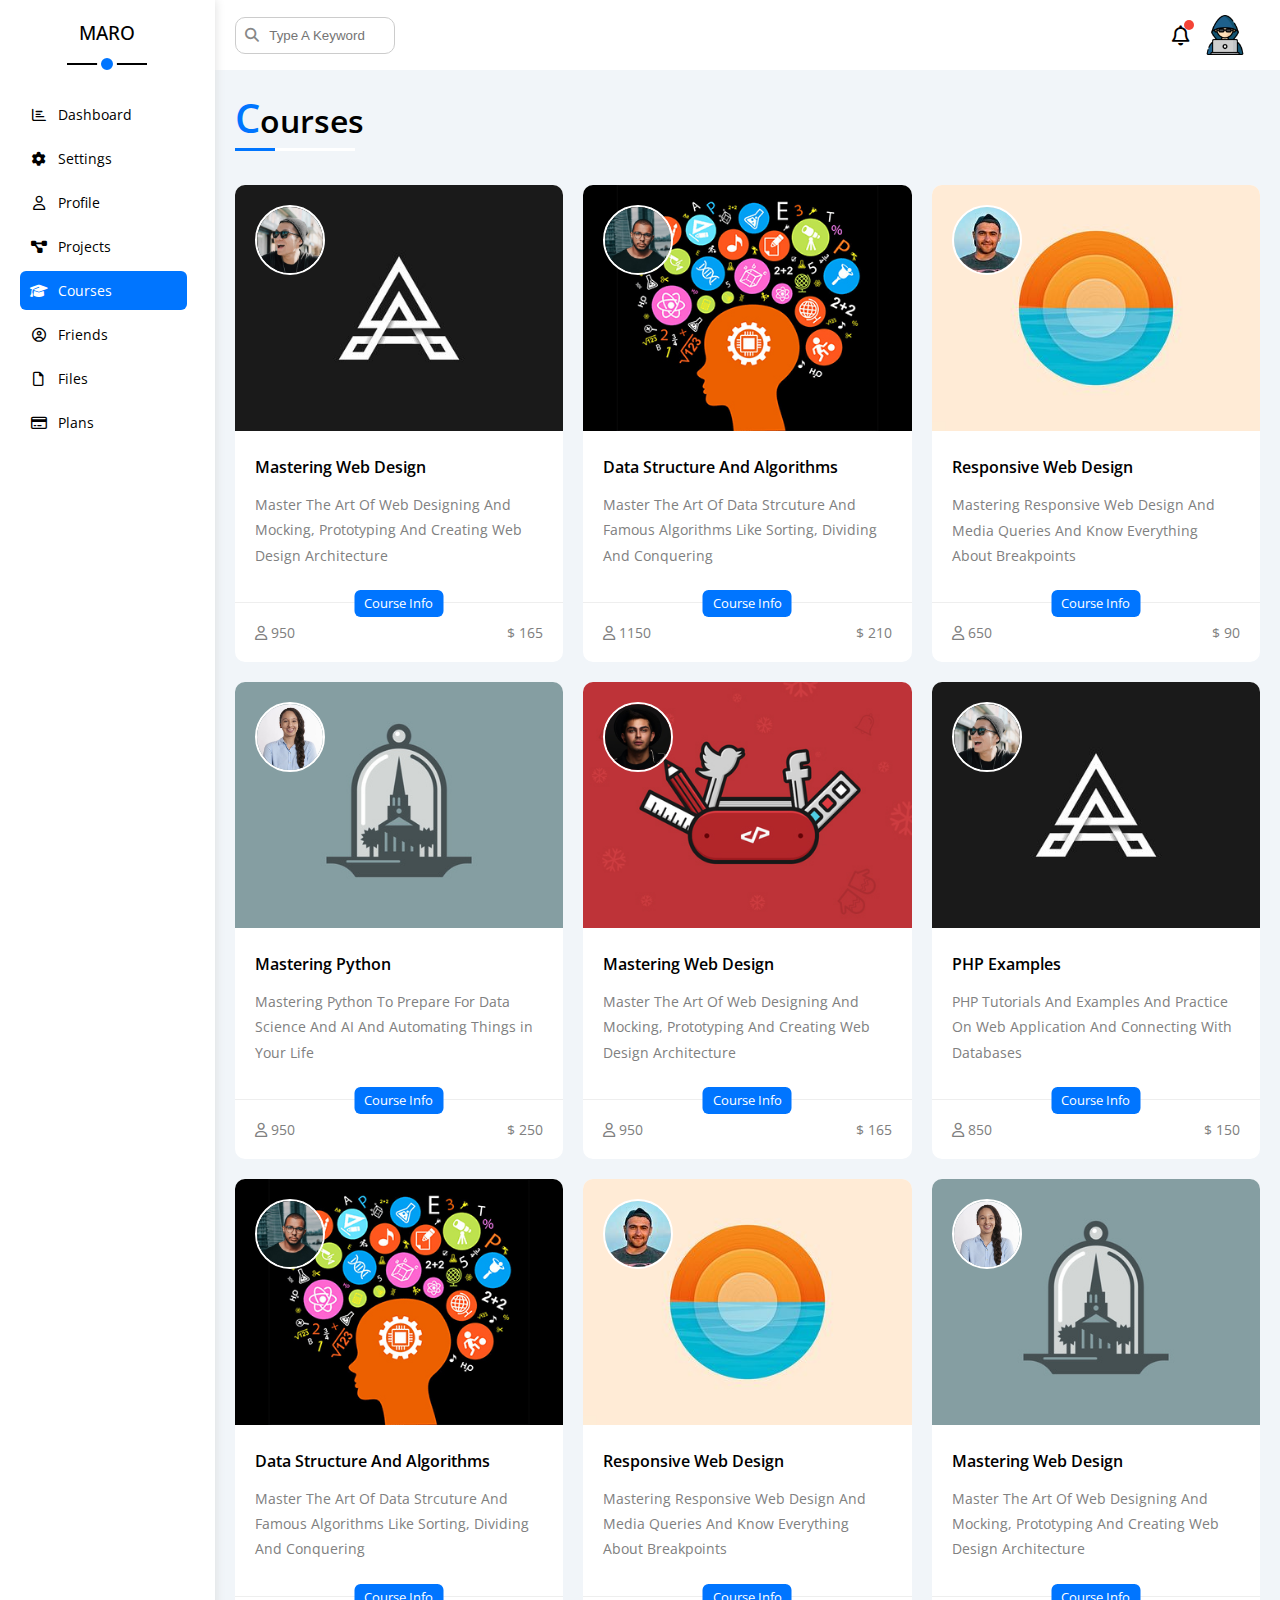
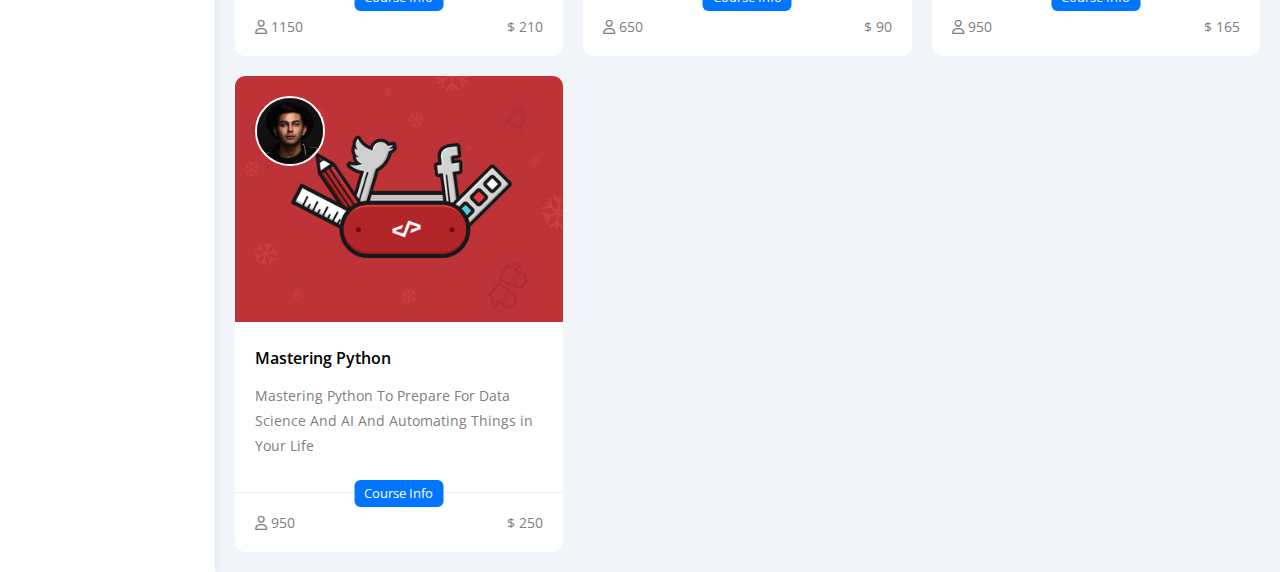
<file: courses.html>
<!DOCTYPE html>
<html lang="en">
<head>
    <meta charset="UTF-8">
    <meta http-equiv="X-UA-Compatible" content="IE=edge">
    <meta name="viewport" content="width=device-width, initial-scale=1.0">
    <title>Courses</title>
    <link rel="stylesheet" href="./css/framework.css">
    <link rel="stylesheet" href="./css/master.css">
    <link rel="stylesheet" href="./css/all.min.css">
    <link rel="preconnect" href="https://fonts.googleapis.com">
    <link rel="preconnect" href="https://fonts.gstatic.com" crossorigin>
    <link href="https://fonts.googleapis.com/css2?family=Open+Sans:wght@300;500;600;700;800&display=swap" rel="stylesheet">
</head>
<body>
    <div class="page d-flex">
        <div class="sidebar bg-white p-relative p-20">
            <h3 class="mt-0 p-relative txt-c">MARO</h3>
            <ul>
                <li>
                    <a class=" p-10 c-black d-flex align-c fs-14 brad-6" href="index.html">
                        <i class="fa-regular fa-chart-bar fa-fw"></i>
                        <span>Dashboard</span> 
                    </a>
                </li>
                <li>
                    <a class=" p-10 c-black d-flex align-c fs-14 b-rad6" href="settings.html">
                        <i class="fa-solid fa-gear fa-fw"></i> 
                        <span>Settings</span>
                    </a>
                </li>
                <li>
                    <a class=" p-10 c-black d-flex align-c fs-14 b-rad6" href="profile.html">
                        <i class="fa-regular fa-user fa-fw"></i> 
                        <span>Profile</span>
                    </a>
                </li>
                <li>
                    <a class=" p-10 c-black d-flex align-c fs-14 b-rad6" href="projects.html">
                        <i class="fa-solid fa-diagram-project fa-fw"></i> 
                        <span>Projects</span>
                    </a>
                </li>
                <li>
                    <a class="active p-10 c-black d-flex align-c fs-14 b-rad6" href="courses.html">
                        <i class="fa-solid fa-graduation-cap fa-fw"></i>
                        <span>Courses</span>
                    </a>
                </li>
                <li>
                    <a class=" p-10 c-black d-flex align-c fs-14 b-rad6" href="friends.html">
                        <i class="fa-regular fa-circle-user fa-fw"></i> 
                        <span>Friends</span>
                    </a>
                </li>
                <li>
                    <a class=" p-10 c-black d-flex align-c fs-14 b-rad6" href="files.html">
                        <i class="fa-regular fa-file fa-fw"></i>
                        <span> Files</span>
                    </a>
                </li>
                <li>
                    <a class=" p-10 c-black d-flex align-c fs-14 b-rad6" href="plans.html">
                        <i class="fa-regular fa-credit-card fa-fw"></i> 
                        <span>Plans</span>
                    </a>
                </li>
            </ul>
        </div>
        <div class="content full-w">
            <div class="header bg-white  p-15 between-flex">
                <div class="search d-flex align-c p-relative ">
                    <input class="p-10" type="search" placeholder=" Type A Keyword">
                </div>
                <div class="icons d-flex align-c">
                    <span class="p-relative">
                        <i class="fa-regular fa-bell fa-lg"></i>
                    </span>
                    <img class="avatar w-40" src="./images/hacker.png" alt="">
                </div>
            </div>
            <div class="courses p-relative">
                <h1 class="special-heading p-relative fw-600"><span class="fs-40 c-blue">C</span>ourses</h1>
                <div class="container">
                    <div class="box p-relative bg-white rad10">
                        <div class="header">
                            <img src="./images/course-01.jpeg" alt="">
                            <img class="w-70 rad50" src="./images/team-1.jpg" alt="">
                        </div>
                        <div class="content p-20">
                            <h4 class="m-0 fw-600">Mastering Web Design</h4>
                            <p class="fs-14 c-gray">Master The Art Of Web Designing And Mocking, Prototyping And Creating Web Design Architecture</p>
                        </div>
                        <div class="info d-flex jc-sb p-20 c-gray fs-14 p-relative">
                            <span class="button btn-shape bg-blue c-white fs-13">Course Info</span>
                            <div class="div">
                                <i class="fa-regular fa-user"></i>
                                <span> 950</span>
                            </div>
                                <span> $ 165</span>
                            </div>
                    </div>
                    <div class="box p-relative bg-white rad10">
                        <div class="header">
                            <img src="./images/course-02.jpeg" alt="">
                            <img class="w-70 rad50" src="./images/team 2.jpg" alt="">
                        </div>
                        <div class="content p-20">
                            <h4 class="m-0 fw-600">Data Structure And Algorithms</h4>
                            <p class="fs-14 c-gray">Master The Art Of Data Strcuture And Famous Algorithms Like Sorting, Dividing And Conquering</p>
                        </div>
                        <div class="info d-flex jc-sb p-20 c-gray fs-14 p-relative">
                            <span class="button btn-shape bg-blue c-white fs-13">Course Info</span>
                            <div class="div">
                                <i class="fa-regular fa-user"></i>
                                <span> 1150</span>
                            </div>
                                <span> $ 210</span>
                            </div>
                    </div>
                    <div class="box p-relative bg-white rad10">
                        <div class="header">
                            <img src="./images/course-03.jpeg" alt="">
                            <img class="w-70 rad50" src="./images/team 3.jpg" alt="">
                        </div>
                        <div class="content p-20">
                            <h4 class="m-0 fw-600">Responsive Web Design</h4>
                            <p class="fs-14 c-gray">Mastering Responsive Web Design And Media Queries And Know Everything About Breakpoints</p>
                        </div>
                        <div class="info d-flex jc-sb p-20 c-gray fs-14 p-relative">
                            <span class="button btn-shape bg-blue c-white fs-13">Course Info</span>
                            <div class="div">
                                <i class="fa-regular fa-user"></i>
                                <span> 650</span>
                            </div>
                                <span> $ 90</span>
                            </div>
                    </div>
                    <div class="box p-relative bg-white rad10">
                        <div class="header">
                            <img src="./images/course-04.jpeg" alt="">
                            <img class="w-70 rad50" src="./images/team 4.jpg" alt="">
                        </div>
                        <div class="content p-20">
                            <h4 class="m-0 fw-600">Mastering Python</h4>
                            <p class="fs-14 c-gray">Mastering Python To Prepare For Data Science And AI And Automating Things in Your Life</p>
                        </div>
                        <div class="info d-flex jc-sb p-20 c-gray fs-14 p-relative">
                            <span class="button btn-shape bg-blue c-white fs-13">Course Info</span>
                            <div class="div">
                                <i class="fa-regular fa-user"></i>
                                <span> 950</span>
                            </div>
                                <span> $ 250</span>
                            </div>
                    </div>
                    <div class="box p-relative bg-white rad10">
                        <div class="header">
                            <img src="./images/course-05.jpeg" alt="">
                            <img class="w-70 rad50" src="./images/team 5.jpg" alt="">
                        </div>
                        <div class="content p-20">
                            <h4 class="m-0 fw-600">Mastering Web Design</h4>
                            <p class="fs-14 c-gray">Master The Art Of Web Designing And Mocking, Prototyping And Creating Web Design Architecture</p>
                        </div>
                        <div class="info d-flex jc-sb p-20 c-gray fs-14 p-relative">
                            <span class="button btn-shape bg-blue c-white fs-13">Course Info</span>
                            <div class="div">
                                <i class="fa-regular fa-user"></i>
                                <span> 950</span>
                            </div>
                                <span> $ 165</span>
                            </div>
                    </div>
                    <div class="box p-relative bg-white rad10">
                        <div class="header">
                            <img src="./images/course-01.jpeg" alt="">
                            <img class="w-70 rad50" src="./images/team-1.jpg" alt="">
                        </div>
                        <div class="content p-20">
                            <h4 class="m-0 fw-600">PHP Examples</h4>
                            <p class="fs-14 c-gray">PHP Tutorials And Examples And Practice On Web Application And Connecting With Databases</p>
                        </div>
                        <div class="info d-flex jc-sb p-20 c-gray fs-14 p-relative">
                            <span class="button btn-shape bg-blue c-white fs-13">Course Info</span>
                            <div class="div">
                                <i class="fa-regular fa-user"></i>
                                <span> 850</span>
                            </div>
                                <span> $ 150</span>
                            </div>
                    </div>
                    <div class="box p-relative bg-white rad10">
                        <div class="header">
                            <img src="./images/course-02.jpeg" alt="">
                            <img class="w-70 rad50" src="./images/team 2.jpg" alt="">
                        </div>
                        <div class="content p-20">
                            <h4 class="m-0 fw-600">Data Structure And Algorithms</h4>
                            <p class="fs-14 c-gray">Master The Art Of Data Strcuture And Famous Algorithms Like Sorting, Dividing And Conquering</p>
                        </div>
                        <div class="info d-flex jc-sb p-20 c-gray fs-14 p-relative">
                            <span class="button btn-shape bg-blue c-white fs-13">Course Info</span>
                            <div class="div">
                                <i class="fa-regular fa-user"></i>
                                <span> 1150</span>
                            </div>
                                <span> $ 210</span>
                            </div>
                    </div>
                    <div class="box p-relative bg-white rad10">
                        <div class="header">
                            <img src="./images/course-03.jpeg" alt="">
                            <img class="w-70 rad50" src="./images/team 3.jpg" alt="">
                        </div>
                        <div class="content p-20">
                            <h4 class="m-0 fw-600">Responsive Web Design</h4>
                            <p class="fs-14 c-gray">Mastering Responsive Web Design And Media Queries And Know Everything About Breakpoints</p>
                        </div>
                        <div class="info d-flex jc-sb p-20 c-gray fs-14 p-relative">
                            <span class="button btn-shape bg-blue c-white fs-13">Course Info</span>
                            <div class="div">
                                <i class="fa-regular fa-user"></i>
                                <span> 650</span>
                            </div>
                                <span> $ 90</span>
                            </div>
                    </div>
                    <div class="box p-relative bg-white rad10">
                        <div class="header">
                            <img src="./images/course-04.jpeg" alt="">
                            <img class="w-70 rad50" src="./images/team 4.jpg" alt="">
                        </div>
                        <div class="content p-20">
                            <h4 class="m-0 fw-600">Mastering Web Design</h4>
                            <p class="fs-14 c-gray">Master The Art Of Web Designing And Mocking, Prototyping And Creating Web Design Architecture</p>
                        </div>
                        <div class="info d-flex jc-sb p-20 c-gray fs-14 p-relative">
                            <span class="button btn-shape bg-blue c-white fs-13">Course Info</span>
                            <div class="div">
                                <i class="fa-regular fa-user"></i>
                                <span> 950</span>
                            </div>
                                <span> $ 165</span>
                            </div>
                    </div>
                    <div class="box p-relative bg-white rad10">
                        <div class="header">
                            <img src="./images/course-05.jpeg" alt="">
                            <img class="w-70 rad50" src="./images/team 5.jpg" alt="">
                        </div>
                        <div class="content p-20">
                            <h4 class="m-0 fw-600">Mastering Python</h4>
                            <p class="fs-14 c-gray">Mastering Python To Prepare For Data Science And AI And Automating Things in Your Life</p>
                        </div>
                        <div class="info d-flex jc-sb p-20 c-gray fs-14 p-relative">
                            <span class="button btn-shape bg-blue c-white fs-13">Course Info</span>
                            <div class="div">
                                <i class="fa-regular fa-user"></i>
                                <span> 950</span>
                            </div>
                                <span> $ 250</span>
                            </div>
                    </div>
                    </div>
                </div>
            </div>
        </div>
</body>
</html>
</file>
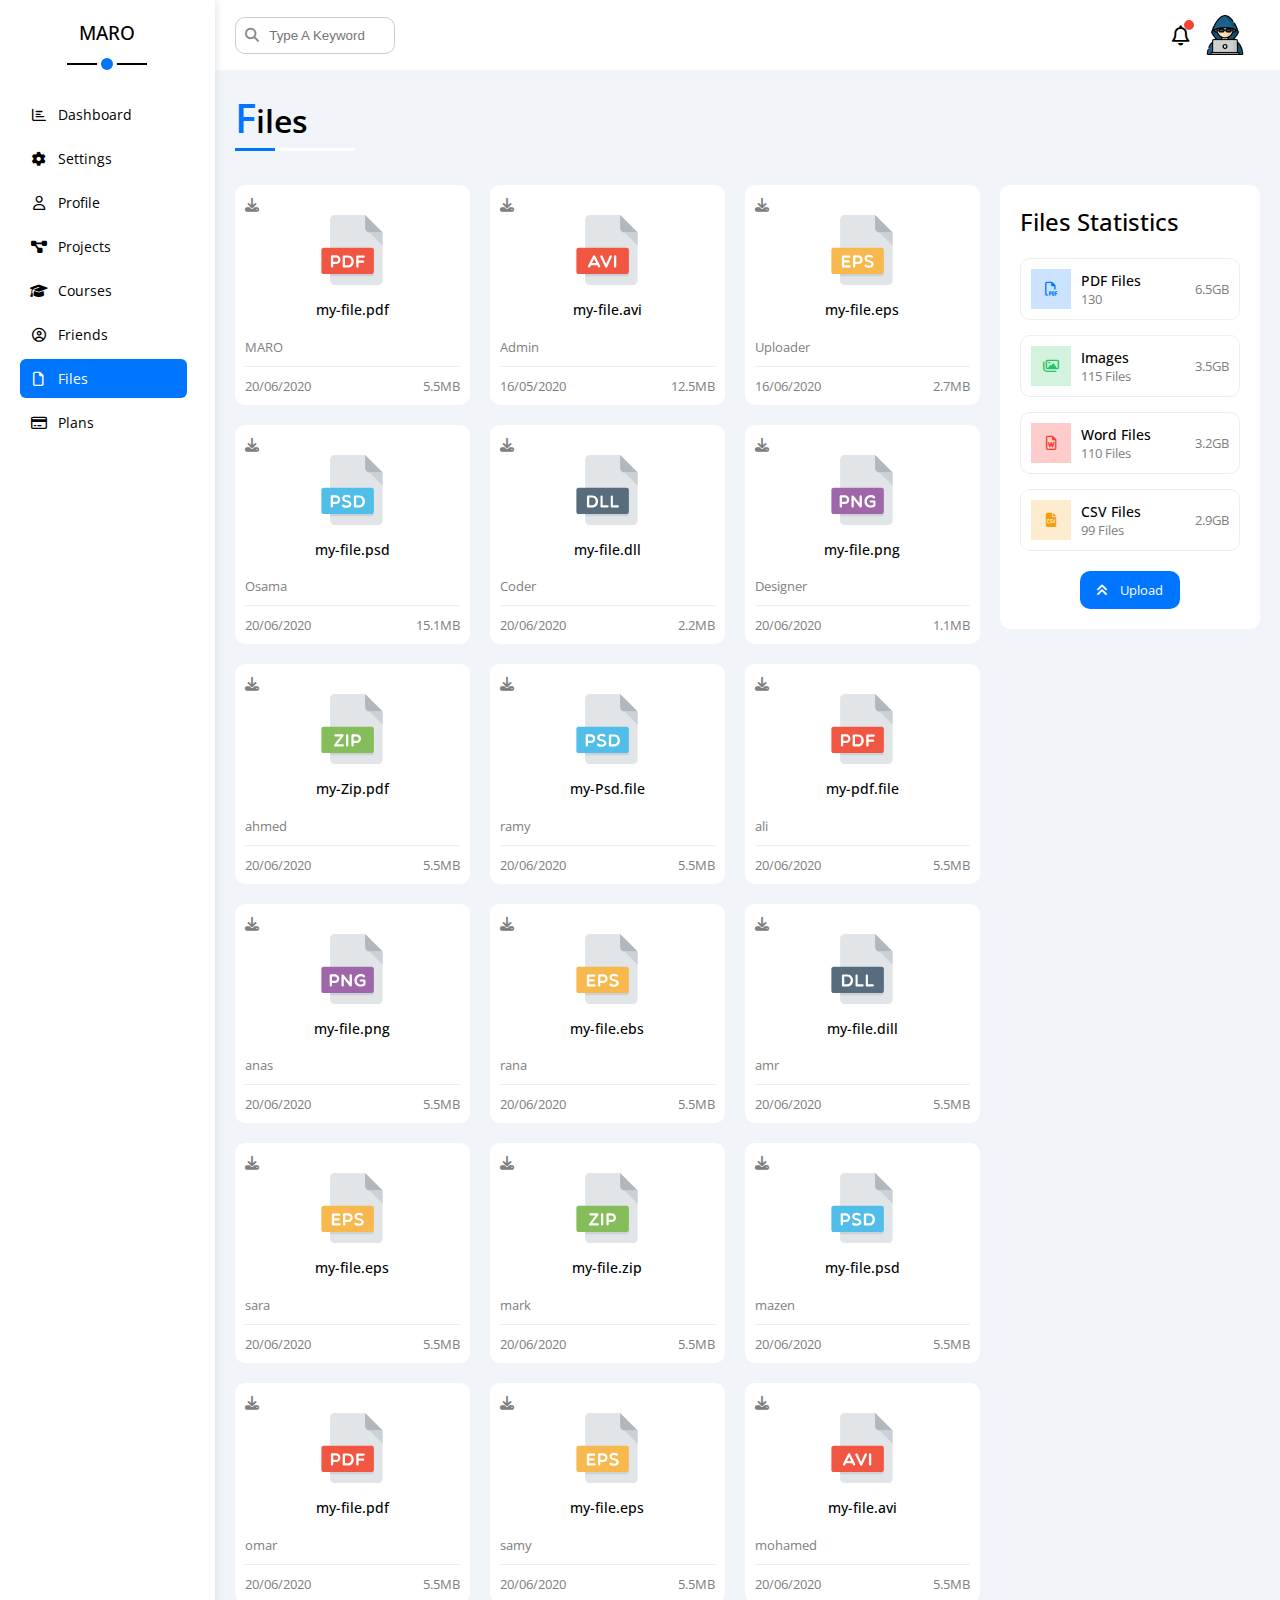
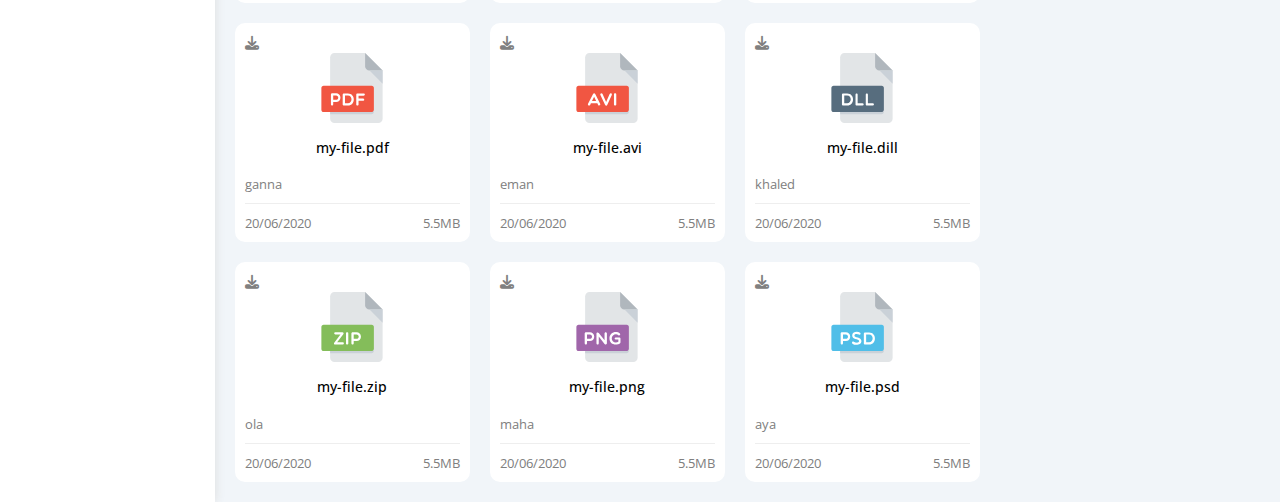
<file: files.html>
<!DOCTYPE html>
<html lang="en">
<head>
    <meta charset="UTF-8">
    <meta http-equiv="X-UA-Compatible" content="IE=edge">
    <meta name="viewport" content="width=device-width, initial-scale=1.0">
    <title>Files</title>
    <link rel="stylesheet" href="./css/framework.css">
    <link rel="stylesheet" href="./css/master.css">
    <link rel="stylesheet" href="./css/all.min.css">
    <link rel="preconnect" href="https://fonts.googleapis.com">
    <link rel="preconnect" href="https://fonts.gstatic.com" crossorigin>
    <link href="https://fonts.googleapis.com/css2?family=Open+Sans:wght@300;500;600;700;800&display=swap" rel="stylesheet">
</head>
<body>
    <div class="page d-flex">
        <div class="sidebar bg-white p-relative p-20">
            <h3 class="mt-0 p-relative txt-c">MARO</h3>
            <ul>
                <li>
                    <a class=" p-10 c-black d-flex align-c fs-14 brad-6" href="index.html">
                        <i class="fa-regular fa-chart-bar fa-fw"></i>
                        <span>Dashboard</span> 
                    </a>
                </li>
                <li>
                    <a class=" p-10 c-black d-flex align-c fs-14 b-rad6" href="settings.html">
                        <i class="fa-solid fa-gear fa-fw"></i> 
                        <span>Settings</span>
                    </a>
                </li>
                <li>
                    <a class=" p-10 c-black d-flex align-c fs-14 b-rad6" href="profile.html">
                        <i class="fa-regular fa-user fa-fw"></i> 
                        <span>Profile</span>
                    </a>
                </li>
                <li>
                    <a class=" p-10 c-black d-flex align-c fs-14 b-rad6" href="projects.html">
                        <i class="fa-solid fa-diagram-project fa-fw"></i> 
                        <span>Projects</span>
                    </a>
                </li>
                <li>
                    <a class=" p-10 c-black d-flex align-c fs-14 b-rad6" href="courses.html">
                        <i class="fa-solid fa-graduation-cap fa-fw"></i>
                        <span>Courses</span>
                    </a>
                </li>
                <li>
                    <a class=" p-10 c-black d-flex align-c fs-14 b-rad6" href="friends.html">
                        <i class="fa-regular fa-circle-user fa-fw"></i> 
                        <span>Friends</span>
                    </a>
                </li>
                <li>
                    <a class="active p-10 c-black d-flex align-c fs-14 b-rad6" href="files.html">
                        <i class="fa-regular fa-file fa-fw"></i>
                        <span> Files</span>
                    </a>
                </li>
                <li>
                    <a class=" p-10 c-black d-flex align-c fs-14 b-rad6" href="plans.html">
                        <i class="fa-regular fa-credit-card fa-fw"></i> 
                        <span>Plans</span>
                    </a>
                </li>
            </ul>
        </div>
        <div class="content full-w">
            <div class="header bg-white  p-15 between-flex">
                <div class="search d-flex align-c p-relative ">
                    <input class="p-10" type="search" placeholder=" Type A Keyword">
                </div>
                <div class="icons d-flex align-c">
                    <span class="p-relative">
                        <i class="fa-regular fa-bell fa-lg"></i>
                    </span>
                    <img class="avatar w-40" src="./images/hacker.png" alt="">
                </div>
            </div>
            <h1 class="special-heading p-relative fw-600"><span class="fs-40 c-blue">F</span>iles</h1>
            <div class="files p-relative d-flex m-20 gap-20">
                <div class="files-content">
                        <div class="box bg-white rad10 p-10 p-relative">
                            <div class="icon fs-14  p-10">
                                <i class="fa-solid fa-download c-gray fs-14"></i>
                            </div>
                            <div class="header pt-20 txt-c bb-eee pb-10">
                                <img class="w-70 " src="./images/pdf.svg" alt="">
                                <h4 class="mt-10 fw-500 fs-14">my-file.pdf</h4>
                                <span class=" d-block c-gray fs-13 txt-l">MARO</span>
                            </div>
                            <div class="footer d-flex align-c jc-sb pt-10 fs-13 c-gray">
                                <span>20/06/2020</span>
                                <span>5.5MB</span>
                            </div>
                        </div>
                        <div class="box bg-white rad10 p-10 p-relative">
                            <div class="icon fs-14  p-10">
                                <i class="fa-solid fa-download c-gray fs-14"></i>
                            </div>
                            <div class="header pt-20 txt-c bb-eee pb-10">
                                <img class="w-70 " src="./images/avi.svg" alt="">
                                <h4 class="mt-10 fw-500 fs-14">my-file.avi</h4>
                                <span class=" d-block c-gray fs-13 txt-l">Admin</span>
                            </div>
                            <div class="footer d-flex align-c jc-sb pt-10 fs-13 c-gray">
                                <span>16/05/2020</span>
                                <span>12.5MB</span>
                            </div>
                        </div>
                        <div class="box bg-white rad10 p-10 p-relative">
                            <div class="icon fs-14  p-10">
                                <i class="fa-solid fa-download c-gray fs-14"></i>
                            </div>
                            <div class="header pt-20 txt-c bb-eee pb-10">
                                <img class="w-70 " src="./images/eps.svg" alt="">
                                <h4 class="mt-10 fw-500 fs-14">my-file.eps</h4>
                                <span class=" d-block c-gray fs-13 txt-l">Uploader</span>
                            </div>
                            <div class="footer d-flex align-c jc-sb pt-10 fs-13 c-gray">
                                <span>16/06/2020</span>
                                <span>2.7MB</span>
                            </div>
                        </div>
                        <div class="box bg-white rad10 p-10 p-relative">
                            <div class="icon fs-14  p-10">
                                <i class="fa-solid fa-download c-gray fs-14"></i>
                            </div>
                            <div class="header pt-20 txt-c bb-eee pb-10">
                                <img class="w-70 " src="./images/psd.svg" alt="">
                                <h4 class="mt-10 fw-500 fs-14">my-file.psd</h4>
                                <span class=" d-block c-gray fs-13 txt-l">Osama</span>
                            </div>
                            <div class="footer d-flex align-c jc-sb pt-10 fs-13 c-gray">
                                <span>20/06/2020</span>
                                <span>15.1MB</span>
                            </div>
                        </div>
                        <div class="box bg-white rad10 p-10 p-relative">
                            <div class="icon fs-14  p-10">
                                <i class="fa-solid fa-download c-gray fs-14"></i>
                            </div>
                            <div class="header pt-20 txt-c bb-eee pb-10">
                                <img class="w-70 " src="./images/dll.svg" alt="">
                                <h4 class="mt-10 fw-500 fs-14">my-file.dll</h4>
                                <span class=" d-block c-gray fs-13 txt-l">Coder</span>
                            </div>
                            <div class="footer d-flex align-c jc-sb pt-10 fs-13 c-gray">
                                <span>20/06/2020</span>
                                <span>2.2MB</span>
                            </div>
                        </div>
                        <div class="box bg-white rad10 p-10 p-relative">
                            <div class="icon fs-14  p-10">
                                <i class="fa-solid fa-download c-gray fs-14"></i>
                            </div>
                            <div class="header pt-20 txt-c bb-eee pb-10">
                                <img class="w-70 " src="./images/png.svg" alt="">
                                <h4 class="mt-10 fw-500 fs-14">my-file.png</h4>
                                <span class=" d-block c-gray fs-13 txt-l">Designer</span>
                            </div>
                            <div class="footer d-flex align-c jc-sb pt-10 fs-13 c-gray">
                                <span>20/06/2020</span>
                                <span>1.1MB</span>
                            </div>
                        </div>
                        <div class="box bg-white rad10 p-10 p-relative">
                            <div class="icon fs-14  p-10">
                                <i class="fa-solid fa-download c-gray fs-14"></i>
                            </div>
                            <div class="header pt-20 txt-c bb-eee pb-10">
                                <img class="w-70 " src="./images/zip.svg" alt="">
                                <h4 class="mt-10 fw-500 fs-14">my-Zip.pdf</h4>
                                <span class=" d-block c-gray fs-13 txt-l">ahmed</span>
                            </div>
                            <div class="footer d-flex align-c jc-sb pt-10 fs-13 c-gray">
                                <span>20/06/2020</span>
                                <span>5.5MB</span>
                            </div>
                        </div>
                        <div class="box bg-white rad10 p-10 p-relative">
                            <div class="icon fs-14  p-10">
                                <i class="fa-solid fa-download c-gray fs-14"></i>
                            </div>
                            <div class="header pt-20 txt-c bb-eee pb-10">
                                <img class="w-70 " src="./images/psd.svg" alt="">
                                <h4 class="mt-10 fw-500 fs-14">my-Psd.file</h4>
                                <span class=" d-block c-gray fs-13 txt-l">ramy</span>
                            </div>
                            <div class="footer d-flex align-c jc-sb pt-10 fs-13 c-gray">
                                <span>20/06/2020</span>
                                <span>5.5MB</span>
                            </div>
                        </div>
                        <div class="box bg-white rad10 p-10 p-relative">
                            <div class="icon fs-14  p-10">
                                <i class="fa-solid fa-download c-gray fs-14"></i>
                            </div>
                            <div class="header pt-20 txt-c bb-eee pb-10">
                                <img class="w-70 " src="./images/pdf.svg" alt="">
                                <h4 class="mt-10 fw-500 fs-14">my-pdf.file</h4>
                                <span class=" d-block c-gray fs-13 txt-l">ali</span>
                            </div>
                            <div class="footer d-flex align-c jc-sb pt-10 fs-13 c-gray">
                                <span>20/06/2020</span>
                                <span>5.5MB</span>
                            </div>
                        </div>
                        <div class="box bg-white rad10 p-10 p-relative">
                            <div class="icon fs-14  p-10">
                                <i class="fa-solid fa-download c-gray fs-14"></i>
                            </div>
                            <div class="header pt-20 txt-c bb-eee pb-10">
                                <img class="w-70 " src="./images/png.svg" alt="">
                                <h4 class="mt-10 fw-500 fs-14">my-file.png</h4>
                                <span class=" d-block c-gray fs-13 txt-l">anas</span>
                            </div>
                            <div class="footer d-flex align-c jc-sb pt-10 fs-13 c-gray">
                                <span>20/06/2020</span>
                                <span>5.5MB</span>
                            </div>
                        </div>
                        <div class="box bg-white rad10 p-10 p-relative">
                            <div class="icon fs-14  p-10">
                                <i class="fa-solid fa-download c-gray fs-14"></i>
                            </div>
                            <div class="header pt-20 txt-c bb-eee pb-10">
                                <img class="w-70 " src="./images/eps.svg" alt="">
                                <h4 class="mt-10 fw-500 fs-14">my-file.ebs</h4>
                                <span class=" d-block c-gray fs-13 txt-l">rana</span>
                            </div>
                            <div class="footer d-flex align-c jc-sb pt-10 fs-13 c-gray">
                                <span>20/06/2020</span>
                                <span>5.5MB</span>
                            </div>
                        </div>
                        <div class="box bg-white rad10 p-10 p-relative">
                            <div class="icon fs-14  p-10">
                                <i class="fa-solid fa-download c-gray fs-14"></i>
                            </div>
                            <div class="header pt-20 txt-c bb-eee pb-10">
                                <img class="w-70 " src="./images/dll.svg" alt="">
                                <h4 class="mt-10 fw-500 fs-14">my-file.dill</h4>
                                <span class=" d-block c-gray fs-13 txt-l">amr</span>
                            </div>
                            <div class="footer d-flex align-c jc-sb pt-10 fs-13 c-gray">
                                <span>20/06/2020</span>
                                <span>5.5MB</span>
                            </div>
                        </div>
                        <div class="box bg-white rad10 p-10 p-relative">
                            <div class="icon fs-14  p-10">
                                <i class="fa-solid fa-download c-gray fs-14"></i>
                            </div>
                            <div class="header pt-20 txt-c bb-eee pb-10">
                                <img class="w-70 " src="./images/eps.svg" alt="">
                                <h4 class="mt-10 fw-500 fs-14">my-file.eps</h4>
                                <span class=" d-block c-gray fs-13 txt-l">sara</span>
                            </div>
                            <div class="footer d-flex align-c jc-sb pt-10 fs-13 c-gray">
                                <span>20/06/2020</span>
                                <span>5.5MB</span>
                            </div>
                        </div>
                        <div class="box bg-white rad10 p-10 p-relative">
                            <div class="icon fs-14  p-10">
                                <i class="fa-solid fa-download c-gray fs-14"></i>
                            </div>
                            <div class="header pt-20 txt-c bb-eee pb-10">
                                <img class="w-70 " src="./images/zip.svg" alt="">
                                <h4 class="mt-10 fw-500 fs-14">my-file.zip</h4>
                                <span class=" d-block c-gray fs-13 txt-l">mark</span>
                            </div>
                            <div class="footer d-flex align-c jc-sb pt-10 fs-13 c-gray">
                                <span>20/06/2020</span>
                                <span>5.5MB</span>
                            </div>
                        </div>
                        <div class="box bg-white rad10 p-10 p-relative">
                            <div class="icon fs-14  p-10">
                                <i class="fa-solid fa-download c-gray fs-14"></i>
                            </div>
                            <div class="header pt-20 txt-c bb-eee pb-10">
                                <img class="w-70 " src="./images/psd.svg" alt="">
                                <h4 class="mt-10 fw-500 fs-14">my-file.psd</h4>
                                <span class=" d-block c-gray fs-13 txt-l">mazen</span>
                            </div>
                            <div class="footer d-flex align-c jc-sb pt-10 fs-13 c-gray">
                                <span>20/06/2020</span>
                                <span>5.5MB</span>
                            </div>
                        </div>
                        <div class="box bg-white rad10 p-10 p-relative">
                            <div class="icon fs-14  p-10">
                                <i class="fa-solid fa-download c-gray fs-14"></i>
                            </div>
                            <div class="header pt-20 txt-c bb-eee pb-10">
                                <img class="w-70 " src="./images/pdf.svg" alt="">
                                <h4 class="mt-10 fw-500 fs-14">my-file.pdf</h4>
                                <span class=" d-block c-gray fs-13 txt-l">omar</span>
                            </div>
                            <div class="footer d-flex align-c jc-sb pt-10 fs-13 c-gray">
                                <span>20/06/2020</span>
                                <span>5.5MB</span>
                            </div>
                        </div>
                        <div class="box bg-white rad10 p-10 p-relative">
                            <div class="icon fs-14  p-10">
                                <i class="fa-solid fa-download c-gray fs-14"></i>
                            </div>
                            <div class="header pt-20 txt-c bb-eee pb-10">
                                <img class="w-70 " src="./images/eps.svg" alt="">
                                <h4 class="mt-10 fw-500 fs-14">my-file.eps</h4>
                                <span class=" d-block c-gray fs-13 txt-l">samy</span>
                            </div>
                            <div class="footer d-flex align-c jc-sb pt-10 fs-13 c-gray">
                                <span>20/06/2020</span>
                                <span>5.5MB</span>
                            </div>
                        </div>
                        <div class="box bg-white rad10 p-10 p-relative">
                            <div class="icon fs-14  p-10">
                                <i class="fa-solid fa-download c-gray fs-14"></i>
                            </div>
                            <div class="header pt-20 txt-c bb-eee pb-10">
                                <img class="w-70 " src="./images/avi.svg" alt="">
                                <h4 class="mt-10 fw-500 fs-14">my-file.avi</h4>
                                <span class=" d-block c-gray fs-13 txt-l">mohamed</span>
                            </div>
                            <div class="footer d-flex align-c jc-sb pt-10 fs-13 c-gray">
                                <span>20/06/2020</span>
                                <span>5.5MB</span>
                            </div>
                        </div>
                        <div class="box bg-white rad10 p-10 p-relative">
                            <div class="icon fs-14  p-10">
                                <i class="fa-solid fa-download c-gray fs-14"></i>
                            </div>
                            <div class="header pt-20 txt-c bb-eee pb-10">
                                <img class="w-70 " src="./images/pdf.svg" alt="">
                                <h4 class="mt-10 fw-500 fs-14">my-file.pdf</h4>
                                <span class=" d-block c-gray fs-13 txt-l">ganna</span>
                            </div>
                            <div class="footer d-flex align-c jc-sb pt-10 fs-13 c-gray">
                                <span>20/06/2020</span>
                                <span>5.5MB</span>
                            </div>
                        </div>
                        <div class="box bg-white rad10 p-10 p-relative">
                            <div class="icon fs-14  p-10">
                                <i class="fa-solid fa-download c-gray fs-14"></i>
                            </div>
                            <div class="header pt-20 txt-c bb-eee pb-10">
                                <img class="w-70 " src="./images/avi.svg" alt="">
                                <h4 class="mt-10 fw-500 fs-14">my-file.avi</h4>
                                <span class=" d-block c-gray fs-13 txt-l">eman</span>
                            </div>
                            <div class="footer d-flex align-c jc-sb pt-10 fs-13 c-gray">
                                <span>20/06/2020</span>
                                <span>5.5MB</span>
                            </div>
                        </div>
                        <div class="box bg-white rad10 p-10 p-relative">
                            <div class="icon fs-14  p-10">
                                <i class="fa-solid fa-download c-gray fs-14"></i>
                            </div>
                            <div class="header pt-20 txt-c bb-eee pb-10">
                                <img class="w-70 " src="./images/dll.svg" alt="">
                                <h4 class="mt-10 fw-500 fs-14">my-file.dill</h4>
                                <span class=" d-block c-gray fs-13 txt-l">khaled</span>
                            </div>
                            <div class="footer d-flex align-c jc-sb pt-10 fs-13 c-gray">
                                <span>20/06/2020</span>
                                <span>5.5MB</span>
                            </div>
                        </div>
                        <div class="box bg-white rad10 p-10 p-relative">
                            <div class="icon fs-14  p-10">
                                <i class="fa-solid fa-download c-gray fs-14"></i>
                            </div>
                            <div class="header pt-20 txt-c bb-eee pb-10">
                                <img class="w-70 " src="./images/zip.svg" alt="">
                                <h4 class="mt-10 fw-500 fs-14">my-file.zip</h4>
                                <span class=" d-block c-gray fs-13 txt-l">ola</span>
                            </div>
                            <div class="footer d-flex align-c jc-sb pt-10 fs-13 c-gray">
                                <span>20/06/2020</span>
                                <span>5.5MB</span>
                            </div>
                        </div>
                        <div class="box bg-white rad10 p-10 p-relative">
                            <div class="icon fs-14  p-10">
                                <i class="fa-solid fa-download c-gray fs-14"></i>
                            </div>
                            <div class="header pt-20 txt-c bb-eee pb-10">
                                <img class="w-70 " src="./images/png.svg" alt="">
                                <h4 class="mt-10 fw-500 fs-14">my-file.png</h4>
                                <span class=" d-block c-gray fs-13 txt-l">maha</span>
                            </div>
                            <div class="footer d-flex align-c jc-sb pt-10 fs-13 c-gray">
                                <span>20/06/2020</span>
                                <span>5.5MB</span>
                            </div>
                        </div>
                        <div class="box bg-white rad10 p-10 p-relative">
                            <div class="icon fs-14  p-10">
                                <i class="fa-solid fa-download c-gray fs-14"></i>
                            </div>
                            <div class="header pt-20 txt-c bb-eee pb-10">
                                <img class="w-70 " src="./images/psd.svg" alt="">
                                <h4 class="mt-10 fw-500 fs-14">my-file.psd</h4>
                                <span class=" d-block c-gray fs-13 txt-l">aya</span>
                            </div>
                            <div class="footer d-flex align-c jc-sb pt-10 fs-13 c-gray">
                                <span>20/06/2020</span>
                                <span>5.5MB</span>
                            </div>
                        </div>
                    </div>
                    <div class="files-stats bg-white rad10 p-20">
                        <h2 class="m-0 mb-20 fw-500">Files Statistics</h2>
                        <div class="div d-flex jc-sb align-c b-eee p-10 rad10">
                            <div class="icon">
                                <i class="fa-regular fa-file-pdf fa-lg blue c-blue icon bgt-blue"></i>
                            </div>
                            <div class="info">
                            <h4 class="m-0 fs-14 fw-500">PDF Files</h4>
                            <p class="c-gray fs-13 m-0">130</p>
                            </div>
                            <div class="size fs-13 c-gray">
                                <span>6.5GB</span>
                            </div>
                        </div>
                        <div class="div d-flex jc-sb align-c b-eee p-10 rad10 mt-15">
                            <div class="icon">
                                <i class="fa-regular fa-images fa-lg green center-flex c-green icon"></i>
                            </div>
                            <div class="info">
                            <h4 class="m-0 fs-14 fw-500">Images</h4>
                            <p class="c-gray fs-13 m-0">115 Files</p>
                            </div>
                            <div class="size fs-13 c-gray">
                                <span>3.5GB</span>
                            </div>
                        </div>
                        <div class="div d-flex jc-sb align-c b-eee p-10 rad10 mt-15">
                            <div class="icon">
                                <i class="fa-regular fa-file-word fa-lg red center-flex c-red icon"></i>
                            </div>
                            <div class="info">
                            <h4 class="m-0 fs-14 fw-500">Word Files </h4>
                            <p class="c-gray fs-13 m-0">110 Files</p>
                            </div>
                            <div class="size fs-13 c-gray">
                                <span>3.2GB</span>
                            </div>
                        </div>
                        <div class="div d-flex jc-sb align-c b-eee p-10 rad10 mt-15">
                            <div class="icon">
                                <i class="fa-solid fa-file-csv fa-lg orange center-flex c-orange icon"></i>
                            </div>
                            <div class="info">
                            <h4 class="m-0 fs-14 fw-500">CSV Files</h4>
                            <p class="c-gray fs-13 m-0">99 Files</p>
                            </div>
                            <div class="size fs-13 c-gray">
                                <span>2.9GB</span>
                            </div>
                        </div>
                        <div class="footer c-white bg-blue rad10 fs-13 ">
                            <i class="fa-solid fa-angles-up mr-10"></i>
                            <a href="#"> Upload</a>
                        </div>
                        </div>
                    </div>
                </div>
            </div>
</body>
</html>
</file>
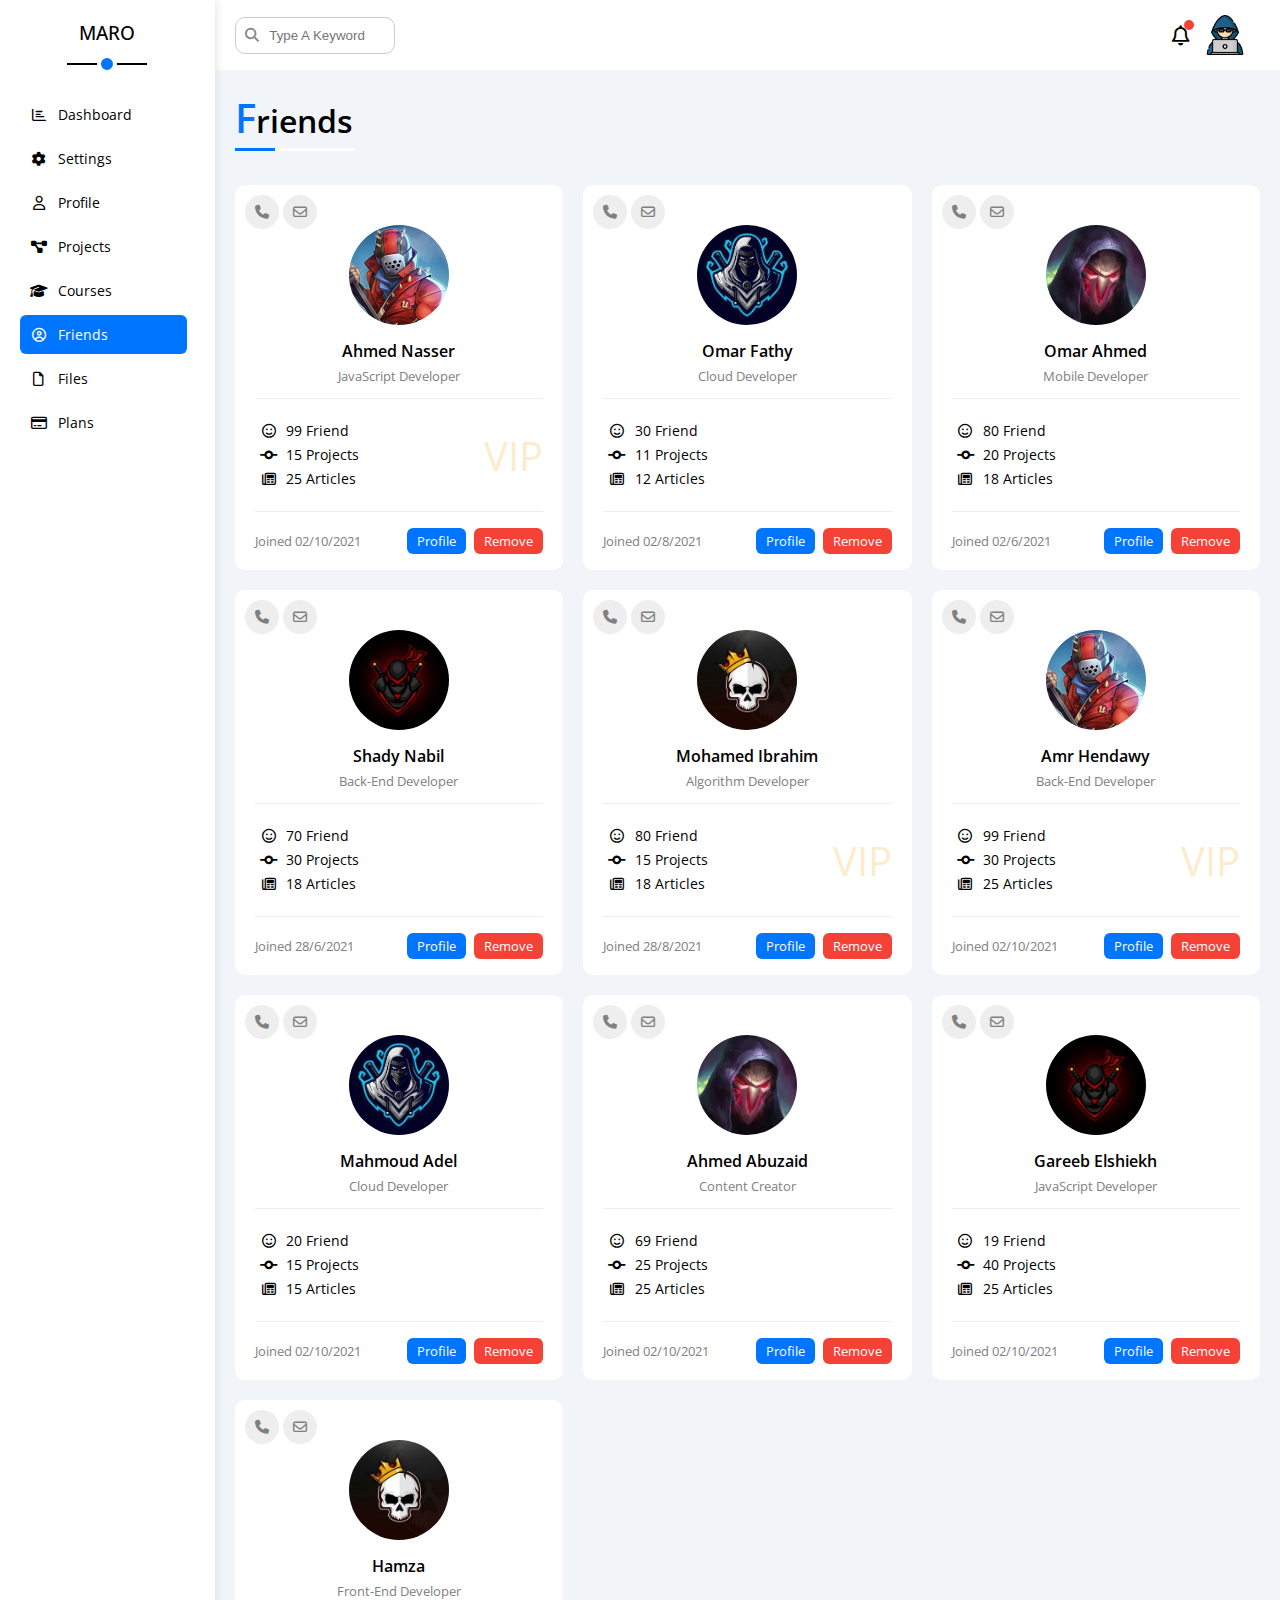
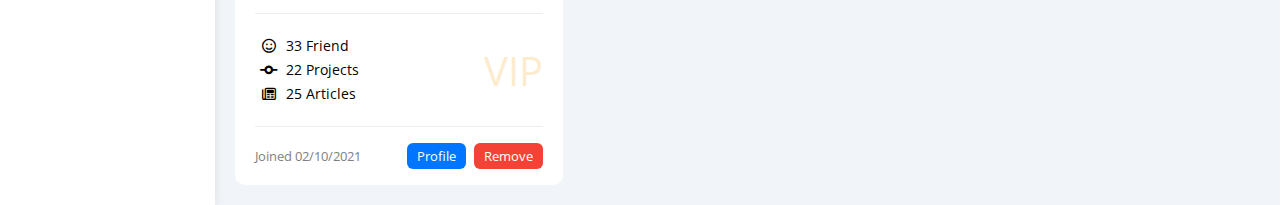
<file: friends.html>
<!DOCTYPE html>
<html lang="en">
<head>
    <meta charset="UTF-8">
    <meta http-equiv="X-UA-Compatible" content="IE=edge">
    <meta name="viewport" content="width=device-width, initial-scale=1.0">
    <title>Friends</title>
    <link rel="stylesheet" href="./css/framework.css">
    <link rel="stylesheet" href="./css/master.css">
    <link rel="stylesheet" href="./css/all.min.css">
    <link rel="preconnect" href="https://fonts.googleapis.com">
    <link rel="preconnect" href="https://fonts.gstatic.com" crossorigin>
    <link href="https://fonts.googleapis.com/css2?family=Open+Sans:wght@300;500;600;700;800&display=swap" rel="stylesheet">
</head>
<body>
    <div class="page d-flex">
        <div class="sidebar bg-white p-relative p-20">
            <h3 class="mt-0 p-relative txt-c">MARO</h3>
            <ul>
                <li>
                    <a class=" p-10 c-black d-flex align-c fs-14 brad-6" href="index.html">
                        <i class="fa-regular fa-chart-bar fa-fw"></i>
                        <span>Dashboard</span> 
                    </a>
                </li>
                <li>
                    <a class=" p-10 c-black d-flex align-c fs-14 b-rad6" href="settings.html">
                        <i class="fa-solid fa-gear fa-fw"></i> 
                        <span>Settings</span>
                    </a>
                </li>
                <li>
                    <a class=" p-10 c-black d-flex align-c fs-14 b-rad6" href="profile.html">
                        <i class="fa-regular fa-user fa-fw"></i> 
                        <span>Profile</span>
                    </a>
                </li>
                <li>
                    <a class=" p-10 c-black d-flex align-c fs-14 b-rad6" href="projects.html">
                        <i class="fa-solid fa-diagram-project fa-fw"></i> 
                        <span>Projects</span>
                    </a>
                </li>
                <li>
                    <a class=" p-10 c-black d-flex align-c fs-14 b-rad6" href="courses.html">
                        <i class="fa-solid fa-graduation-cap fa-fw"></i>
                        <span>Courses</span>
                    </a>
                </li>
                <li>
                    <a class="active p-10 c-black d-flex align-c fs-14 b-rad6" href="friends.html">
                        <i class="fa-regular fa-circle-user fa-fw"></i> 
                        <span>Friends</span>
                    </a>
                </li>
                <li>
                    <a class=" p-10 c-black d-flex align-c fs-14 b-rad6" href="files.html">
                        <i class="fa-regular fa-file fa-fw"></i>
                        <span> Files</span>
                    </a>
                </li>
                <li>
                    <a class=" p-10 c-black d-flex align-c fs-14 b-rad6" href="plans.html">
                        <i class="fa-regular fa-credit-card fa-fw"></i> 
                        <span>Plans</span>
                    </a>
                </li>
            </ul>
        </div>
        <div class="content full-w">
            <div class="header bg-white  p-15 between-flex">
                <div class="search d-flex align-c p-relative ">
                    <input class="p-10" type="search" placeholder=" Type A Keyword">
                </div>
                <div class="icons d-flex align-c">
                    <span class="p-relative">
                        <i class="fa-regular fa-bell fa-lg"></i>
                    </span>
                    <img class="avatar w-40" src="./images/hacker.png" alt="">
                </div>
            </div>
            <div class="friends p-relative">
                <h1 class="special-heading p-relative fw-600"><span class="fs-40 c-blue">F</span>riends</h1>
                <div class="container">
                    <div class="box p-relative bg-white rad10 p-20">
                        <div class="icons c-gray fs-14 p-10">
                            <i class="fa-solid fa-phone bg-eee rad50 mr-2 p-10"></i>
                            <i class="fa-regular fa-envelope bg-eee rad50 p-10"></i>
                        </div>
                        <div class="header txt-c bb-eee pt-20">
                            <img class="rad50 w-100" src="./images/friend-01.jpeg" alt="">
                            <h4 class="m-0 mt-10 fw-600">Ahmed Nasser</h4>
                            <p class="fs-13 c-gray mt-5">JavaScript Developer</p>
                        </div>
                        <div class="content d-flex jc-sb align-c pt-20 pb-20 bb-eee">
                            <div class="div fs-14">
                                <div class="div">
                                    <i class="fa-regular fa-face-smile fa-fw m-5"></i>
                                    <span> 99 Friend</span>
                                </div>
                                <div class="div">
                                    <i class="fa-solid fa-code-commit fa-fw m-5"></i>
                                    <span> 15 Projects</span>
                                </div>
                                <div class="div">
                                    <i class="fa-regular fa-newspaper fa-fw m-5"></i>
                                    <span> 25 Articles</span>
                                </div>
                            </div>
                            <div class="vip">
                                <span class="fs-40">VIP</span>
                            </div>
                        </div>
                        <div class="footer d-flex jc-sb align-c fs-13 pt-20">
                            <div>
                                <span class="c-gray">Joined 02/10/2021</span>
                            </div>
                            <div>
                                <span class="btn-shape bg-blue c-white mr-5">Profile</span>
                                <span class="btn-shape bg-red c-white">Remove</span>
                            </div>
                        </div>
                    </div>
                    <div class="box p-relative bg-white rad10 p-20">
                        <div class="icons c-gray fs-14 p-10">
                            <i class="fa-solid fa-phone bg-eee rad50 mr-2 p-10"></i>
                            <i class="fa-regular fa-envelope bg-eee rad50 p-10"></i>
                        </div>
                        <div class="header txt-c bb-eee pt-20">
                            <img class="rad50 w-100" src="./images/friend-02.jpeg" alt="">
                            <h4 class="m-0 mt-10 fw-600">Omar Fathy</h4>
                            <p class="fs-13 c-gray mt-5">Cloud Developer</p>
                        </div>
                        <div class="content d-flex jc-sb align-c pt-20 pb-20 bb-eee">
                            <div class="div fs-14">
                                <div class="div">
                                    <i class="fa-regular fa-face-smile fa-fw m-5"></i>
                                    <span> 30 Friend</span>
                                </div>
                                <div class="div">
                                    <i class="fa-solid fa-code-commit fa-fw m-5"></i>
                                    <span> 11 Projects</span>
                                </div>
                                <div class="div">
                                    <i class="fa-regular fa-newspaper fa-fw m-5"></i>
                                    <span> 12 Articles</span>
                                </div>
                            </div>
                        </div>
                        <div class="footer d-flex jc-sb align-c fs-13 pt-20">
                            <div>
                                <span class="c-gray">Joined 02/8/2021</span>
                            </div>
                            <div>
                                <span class="btn-shape bg-blue c-white mr-5">Profile</span>
                                <span class="btn-shape bg-red c-white">Remove</span>
                            </div>
                        </div>
                    </div>
                    <div class="box p-relative bg-white rad10 p-20">
                        <div class="icons c-gray fs-14 p-10">
                            <i class="fa-solid fa-phone bg-eee rad50 mr-2 p-10"></i>
                            <i class="fa-regular fa-envelope bg-eee rad50 p-10"></i>
                        </div>
                        <div class="header txt-c bb-eee pt-20">
                            <img class="rad50 w-100" src="./images/friend-03.jpeg" alt="">
                            <h4 class="m-0 mt-10 fw-600">Omar Ahmed</h4>
                            <p class="fs-13 c-gray mt-5">Mobile Developer</p>
                        </div>
                        <div class="content d-flex jc-sb align-c pt-20 pb-20 bb-eee">
                            <div class="div fs-14">
                                <div class="div">
                                    <i class="fa-regular fa-face-smile fa-fw m-5"></i>
                                    <span> 80 Friend</span>
                                </div>
                                <div class="div">
                                    <i class="fa-solid fa-code-commit fa-fw m-5"></i>
                                    <span> 20 Projects</span>
                                </div>
                                <div class="div">
                                    <i class="fa-regular fa-newspaper fa-fw m-5"></i>
                                    <span> 18 Articles</span>
                                </div>
                            </div>
                        </div>
                        <div class="footer d-flex jc-sb align-c fs-13 pt-20">
                            <div>
                                <span class="c-gray">Joined 02/6/2021</span>
                            </div>
                            <div>
                                <span class="btn-shape bg-blue c-white mr-5">Profile</span>
                                <span class="btn-shape bg-red c-white">Remove</span>
                            </div>
                        </div>
                    </div>
                    <div class="box p-relative bg-white rad10 p-20">
                        <div class="icons c-gray fs-14 p-10">
                            <i class="fa-solid fa-phone bg-eee rad50 mr-2 p-10"></i>
                            <i class="fa-regular fa-envelope bg-eee rad50 p-10"></i>
                        </div>
                        <div class="header txt-c bb-eee pt-20">
                            <img class="rad50 w-100" src="./images/friend-04.jpeg" alt="">
                            <h4 class="m-0 mt-10 fw-600">Shady Nabil</h4>
                            <p class="fs-13 c-gray mt-5">Back-End Developer</p>
                        </div>
                        <div class="content d-flex jc-sb align-c pt-20 pb-20 bb-eee">
                            <div class="div fs-14">
                                <div class="div">
                                    <i class="fa-regular fa-face-smile fa-fw m-5"></i>
                                    <span> 70 Friend</span>
                                </div>
                                <div class="div">
                                    <i class="fa-solid fa-code-commit fa-fw m-5"></i>
                                    <span> 30 Projects</span>
                                </div>
                                <div class="div">
                                    <i class="fa-regular fa-newspaper fa-fw m-5"></i>
                                    <span> 18 Articles</span>
                                </div>
                            </div>
                        </div>
                        <div class="footer d-flex jc-sb align-c fs-13 pt-20">
                            <div>
                                <span class="c-gray">Joined 28/6/2021</span>
                            </div>
                            <div>
                                <span class="btn-shape bg-blue c-white mr-5">Profile</span>
                                <span class="btn-shape bg-red c-white">Remove</span>
                            </div>
                        </div>
                    </div>
                    <div class="box p-relative bg-white rad10 p-20">
                        <div class="icons c-gray fs-14 p-10">
                            <i class="fa-solid fa-phone bg-eee rad50 mr-2 p-10"></i>
                            <i class="fa-regular fa-envelope bg-eee rad50 p-10"></i>
                        </div>
                        <div class="header txt-c bb-eee pt-20">
                            <img class="rad50 w-100" src="./images/friend-05.jpeg" alt="">
                            <h4 class="m-0 mt-10 fw-600">Mohamed Ibrahim</h4>
                            <p class="fs-13 c-gray mt-5">Algorithm Developer</p>
                        </div>
                        <div class="content d-flex jc-sb align-c pt-20 pb-20 bb-eee">
                            <div class="div fs-14">
                                <div class="div">
                                    <i class="fa-regular fa-face-smile fa-fw m-5"></i>
                                    <span> 80 Friend</span>
                                </div>
                                <div class="div">
                                    <i class="fa-solid fa-code-commit fa-fw m-5"></i>
                                    <span> 15 Projects</span>
                                </div>
                                <div class="div">
                                    <i class="fa-regular fa-newspaper fa-fw m-5"></i>
                                    <span> 18 Articles</span>
                                </div>
                            </div>
                            <div class="vip">
                                <span class="fs-40">VIP</span>
                            </div>
                        </div>
                        <div class="footer d-flex jc-sb align-c fs-13 pt-20">
                            <div>
                                <span class="c-gray">Joined 28/8/2021</span>
                            </div>
                            <div>
                                <span class="btn-shape bg-blue c-white mr-5">Profile</span>
                                <span class="btn-shape bg-red c-white">Remove</span>
                            </div>
                        </div>
                    </div>
                    <div class="box p-relative bg-white rad10 p-20">
                        <div class="icons c-gray fs-14 p-10">
                            <i class="fa-solid fa-phone bg-eee rad50 mr-2 p-10"></i>
                            <i class="fa-regular fa-envelope bg-eee rad50 p-10"></i>
                        </div>
                        <div class="header txt-c bb-eee pt-20">
                            <img class="rad50 w-100" src="./images/friend-01.jpeg" alt="">
                            <h4 class="m-0 mt-10 fw-600">Amr Hendawy</h4>
                            <p class="fs-13 c-gray mt-5"> Back-End Developer</p>
                        </div>
                        <div class="content d-flex jc-sb align-c pt-20 pb-20 bb-eee">
                            <div class="div fs-14">
                                <div class="div">
                                    <i class="fa-regular fa-face-smile fa-fw m-5"></i>
                                    <span> 99 Friend</span>
                                </div>
                                <div class="div">
                                    <i class="fa-solid fa-code-commit fa-fw m-5"></i>
                                    <span> 30 Projects</span>
                                </div>
                                <div class="div">
                                    <i class="fa-regular fa-newspaper fa-fw m-5"></i>
                                    <span> 25 Articles</span>
                                </div>
                            </div>
                            <div class="vip">
                                <span class="fs-40">VIP</span>
                            </div>
                        </div>
                        <div class="footer d-flex jc-sb align-c fs-13 pt-20">
                            <div>
                                <span class="c-gray">Joined 02/10/2021</span>
                            </div>
                            <div>
                                <span class="btn-shape bg-blue c-white mr-5">Profile</span>
                                <span class="btn-shape bg-red c-white">Remove</span>
                            </div>
                        </div>
                    </div>
                    <div class="box p-relative bg-white rad10 p-20">
                        <div class="icons c-gray fs-14 p-10">
                            <i class="fa-solid fa-phone bg-eee rad50 mr-2 p-10"></i>
                            <i class="fa-regular fa-envelope bg-eee rad50 p-10"></i>
                        </div>
                        <div class="header txt-c bb-eee pt-20">
                            <img class="rad50 w-100" src="./images/friend-02.jpeg" alt="">
                            <h4 class="m-0 mt-10 fw-600">Mahmoud Adel</h4>
                            <p class="fs-13 c-gray mt-5"> Cloud Developer</p>
                        </div>
                        <div class="content d-flex jc-sb align-c pt-20 pb-20 bb-eee">
                            <div class="div fs-14">
                                <div class="div">
                                    <i class="fa-regular fa-face-smile fa-fw m-5"></i>
                                    <span> 20 Friend</span>
                                </div>
                                <div class="div">
                                    <i class="fa-solid fa-code-commit fa-fw m-5"></i>
                                    <span> 15 Projects</span>
                                </div>
                                <div class="div">
                                    <i class="fa-regular fa-newspaper fa-fw m-5"></i>
                                    <span> 15 Articles</span>
                                </div>
                            </div>
                        </div>
                        <div class="footer d-flex jc-sb align-c fs-13 pt-20">
                            <div>
                                <span class="c-gray">Joined 02/10/2021</span>
                            </div>
                            <div>
                                <span class="btn-shape bg-blue c-white mr-5">Profile</span>
                                <span class="btn-shape bg-red c-white">Remove</span>
                            </div>
                        </div>
                    </div>
                    <div class="box p-relative bg-white rad10 p-20">
                        <div class="icons c-gray fs-14 p-10">
                            <i class="fa-solid fa-phone bg-eee rad50 mr-2 p-10"></i>
                            <i class="fa-regular fa-envelope bg-eee rad50 p-10"></i>
                        </div>
                        <div class="header txt-c bb-eee pt-20">
                            <img class="rad50 w-100" src="./images/friend-03.jpeg" alt="">
                            <h4 class="m-0 mt-10 fw-600">Ahmed Abuzaid</h4>
                            <p class="fs-13 c-gray mt-5">Content Creator</p>
                        </div>
                        <div class="content d-flex jc-sb align-c pt-20 pb-20 bb-eee">
                            <div class="div fs-14">
                                <div class="div">
                                    <i class="fa-regular fa-face-smile fa-fw m-5"></i>
                                    <span> 69 Friend</span>
                                </div>
                                <div class="div">
                                    <i class="fa-solid fa-code-commit fa-fw m-5"></i>
                                    <span> 25 Projects</span>
                                </div>
                                <div class="div">
                                    <i class="fa-regular fa-newspaper fa-fw m-5"></i>
                                    <span> 25 Articles</span>
                                </div>
                            </div>
                        </div>
                        <div class="footer d-flex jc-sb align-c fs-13 pt-20">
                            <div>
                                <span class="c-gray">Joined 02/10/2021</span>
                            </div>
                            <div>
                                <span class="btn-shape bg-blue c-white mr-5">Profile</span>
                                <span class="btn-shape bg-red c-white">Remove</span>
                            </div>
                        </div>
                    </div>
                    <div class="box p-relative bg-white rad10 p-20">
                        <div class="icons c-gray fs-14 p-10">
                            <i class="fa-solid fa-phone bg-eee rad50 mr-2 p-10"></i>
                            <i class="fa-regular fa-envelope bg-eee rad50 p-10"></i>
                        </div>
                        <div class="header txt-c bb-eee pt-20">
                            <img class="rad50 w-100" src="./images/friend-04.jpeg" alt="">
                            <h4 class="m-0 mt-10 fw-600">Gareeb Elshiekh</h4>
                            <p class="fs-13 c-gray mt-5">JavaScript Developer</p>
                        </div>
                        <div class="content d-flex jc-sb align-c pt-20 pb-20 bb-eee">
                            <div class="div fs-14">
                                <div class="div">
                                    <i class="fa-regular fa-face-smile fa-fw m-5"></i>
                                    <span> 19 Friend</span>
                                </div>
                                <div class="div">
                                    <i class="fa-solid fa-code-commit fa-fw m-5"></i>
                                    <span> 40 Projects</span>
                                </div>
                                <div class="div">
                                    <i class="fa-regular fa-newspaper fa-fw m-5"></i>
                                    <span> 25 Articles</span>
                                </div>
                            </div>
                        </div>
                        <div class="footer d-flex jc-sb align-c fs-13 pt-20">
                            <div>
                                <span class="c-gray">Joined 02/10/2021</span>
                            </div>
                            <div>
                                <span class="btn-shape bg-blue c-white mr-5">Profile</span>
                                <span class="btn-shape bg-red c-white">Remove</span>
                            </div>
                        </div>
                    </div>
                    <div class="box p-relative bg-white rad10 p-20">
                        <div class="icons c-gray fs-14 p-10">
                            <i class="fa-solid fa-phone bg-eee rad50 mr-2 p-10"></i>
                            <i class="fa-regular fa-envelope bg-eee rad50 p-10"></i>
                        </div>
                        <div class="header txt-c bb-eee pt-20">
                            <img class="rad50 w-100" src="./images/friend-05.jpeg" alt="">
                            <h4 class="m-0 mt-10 fw-600">Hamza</h4>
                            <p class="fs-13 c-gray mt-5">Front-End Developer</p>
                        </div>
                        <div class="content d-flex jc-sb align-c pt-20 pb-20 bb-eee">
                            <div class="div fs-14">
                                <div class="div">
                                    <i class="fa-regular fa-face-smile fa-fw m-5"></i>
                                    <span> 33 Friend</span>
                                </div>
                                <div class="div">
                                    <i class="fa-solid fa-code-commit fa-fw m-5"></i>
                                    <span> 22 Projects</span>
                                </div>
                                <div class="div">
                                    <i class="fa-regular fa-newspaper fa-fw m-5"></i>
                                    <span> 25 Articles</span>
                                </div>
                            </div>
                            <div class="vip">
                                <span class="fs-40">VIP</span>
                            </div>
                        </div>
                        <div class="footer d-flex jc-sb align-c fs-13 pt-20">
                            <div>
                                <span class="c-gray">Joined 02/10/2021</span>
                            </div>
                            <div>
                                <span class="btn-shape bg-blue c-white mr-5">Profile</span>
                                <span class="btn-shape bg-red c-white">Remove</span>
                            </div>
                        </div>
                    </div>
                </div>
            </div>
        </div>
    </div>
</body>
</html>
</file>
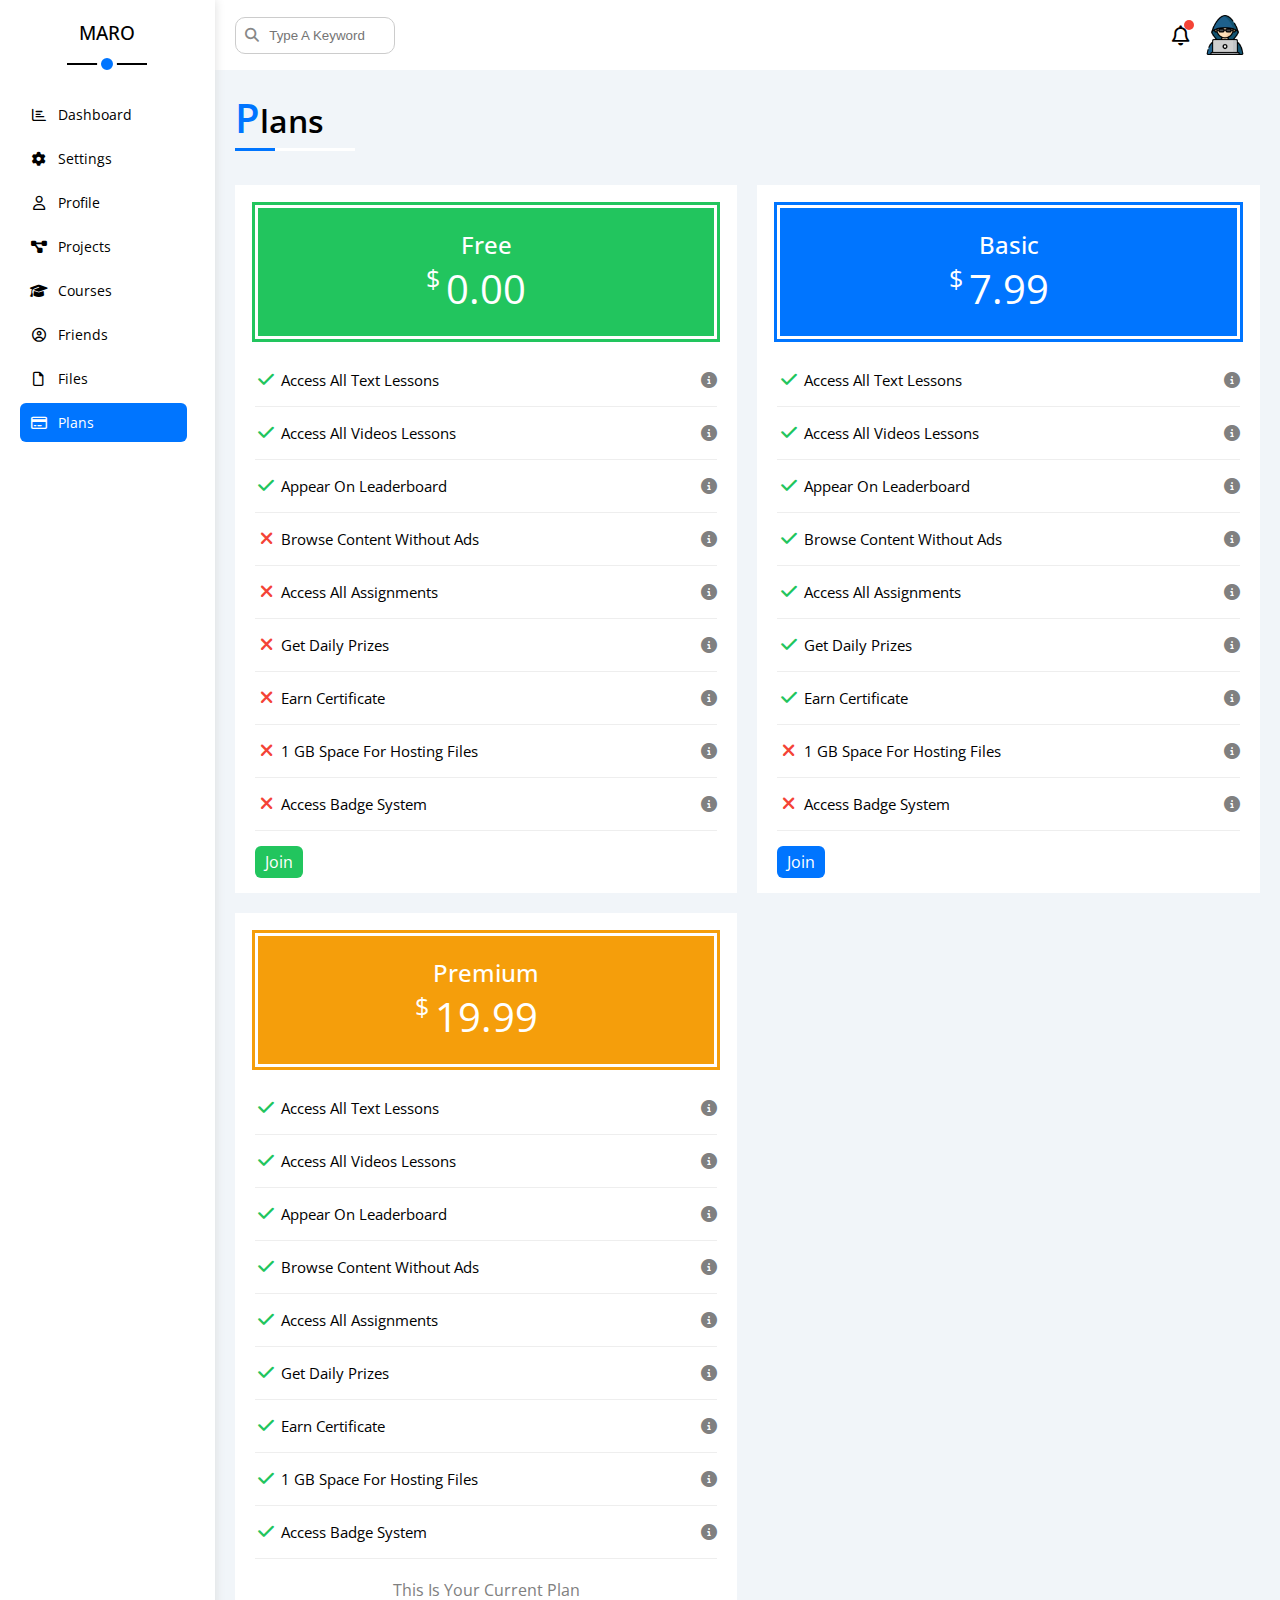
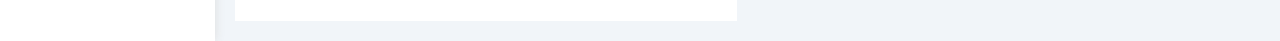
<file: plans.html>
<!DOCTYPE html>
<html lang="en">
<head>
    <meta charset="UTF-8">
    <meta http-equiv="X-UA-Compatible" content="IE=edge">
    <meta name="viewport" content="width=device-width, initial-scale=1.0">
    <title>Plans</title>
    <link rel="stylesheet" href="./css/framework.css">
    <link rel="stylesheet" href="./css/master.css">
    <link rel="stylesheet" href="./css/all.min.css">
    <link rel="preconnect" href="https://fonts.googleapis.com">
    <link rel="preconnect" href="https://fonts.gstatic.com" crossorigin>
    <link href="https://fonts.googleapis.com/css2?family=Open+Sans:wght@300;500;600;700;800&display=swap" rel="stylesheet">
</head>
<body>
    <div class="page d-flex">
        <div class="sidebar bg-white p-relative p-20">
            <h3 class="mt-0 p-relative txt-c">MARO</h3>
            <ul>
                <li>
                    <a class=" p-10 c-black d-flex align-c fs-14 brad-6" href="index.html">
                        <i class="fa-regular fa-chart-bar fa-fw"></i>
                        <span>Dashboard</span> 
                    </a>
                </li>
                <li>
                    <a class=" p-10 c-black d-flex align-c fs-14 b-rad6" href="settings.html">
                        <i class="fa-solid fa-gear fa-fw"></i> 
                        <span>Settings</span>
                    </a>
                </li>
                <li>
                    <a class=" p-10 c-black d-flex align-c fs-14 b-rad6" href="profile.html">
                        <i class="fa-regular fa-user fa-fw"></i> 
                        <span>Profile</span>
                    </a>
                </li>
                <li>
                    <a class=" p-10 c-black d-flex align-c fs-14 b-rad6" href="projects.html">
                        <i class="fa-solid fa-diagram-project fa-fw"></i> 
                        <span>Projects</span>
                    </a>
                </li>
                <li>
                    <a class=" p-10 c-black d-flex align-c fs-14 b-rad6" href="courses.html">
                        <i class="fa-solid fa-graduation-cap fa-fw"></i>
                        <span>Courses</span>
                    </a>
                </li>
                <li>
                    <a class=" p-10 c-black d-flex align-c fs-14 b-rad6" href="friends.html">
                        <i class="fa-regular fa-circle-user fa-fw"></i> 
                        <span>Friends</span>
                    </a>
                </li>
                <li>
                    <a class=" p-10 c-black d-flex align-c fs-14 b-rad6" href="files.html">
                        <i class="fa-regular fa-file fa-fw"></i>
                        <span> Files</span>
                    </a>
                </li>
                <li>
                    <a class="active p-10 c-black d-flex align-c fs-14 b-rad6" href="plans.html">
                        <i class="fa-regular fa-credit-card fa-fw"></i> 
                        <span>Plans</span>
                    </a>
                </li>
            </ul>
        </div>
        <div class="content full-w">
            <div class="header bg-white  p-15 between-flex">
                <div class="search d-flex align-c p-relative ">
                    <input class="p-10" type="search" placeholder=" Type A Keyword">
                </div>
                <div class="icons d-flex align-c">
                    <span class="p-relative">
                        <i class="fa-regular fa-bell fa-lg"></i>
                    </span>
                    <img class="avatar w-40" src="./images/hacker.png" alt="">
                </div>
            </div>
            <div class="plans p-relative">
                <h1 class="special-heading p-relative fw-600"><span class="fs-40 c-blue">P</span>lans</h1>
                <div class="container">
                    <div class="box p-20 bg-white ">
                        <div class="header bg-green c-white txt-c p-20 out-green">
                            <h2 class="fw-500 m-0">Free</h2>
                            <span class="fs-40 p-relative">0.00</span>
                        </div>
                        <div class="row d-flex jc-sb align-c pt-30 pb-15 bb-eee">
                            <div class="info">
                                <i class="fa-solid fa-check fa-fw yes c-green"></i>
                                <span class="fs-15">Access All Text Lessons</span>
                            </div>
                            <div class="icon c-gray">
                                <i class="fa-solid fa-circle-info help"></i>
                            </div>
                        </div>
                        <div class="row d-flex jc-sb pt-15 align-c pb-15 bb-eee">
                            <div class="info">
                                <i class="fa-solid fa-check fa-fw yes c-green"></i>
                                <span class="fs-15">Access All Videos Lessons</span>
                            </div>
                            <div class="icon c-gray">
                                <i class="fa-solid fa-circle-info help"></i>
                            </div>
                        </div>
                        <div class="row d-flex jc-sb align-c pt-15 pb-15 bb-eee">
                            <div class="info">
                                <i class="fa-solid fa-check fa-fw yes c-green"></i>
                                <span class="fs-15">Appear On Leaderboard</span>
                            </div>
                            <div class="icon c-gray">
                                <i class="fa-solid fa-circle-info help"></i>
                            </div>
                        </div>
                        <div class="row d-flex jc-sb align-c pt-15 pb-15 bb-eee">
                            <div class="info">
                                <i class="fa-solid fa-xmark fa-fw c-red"></i>
                                <span class="fs-15">Browse Content Without Ads</span>
                            </div>
                            <div class="icon c-gray">
                                <i class="fa-solid fa-circle-info help"></i>
                            </div>
                        </div>
                        <div class="row d-flex jc-sb align-c pt-15 pb-15 bb-eee">
                            <div class="info">
                                <i class="fa-solid fa-xmark fa-fw c-red"></i>
                                <span class="fs-15">Access All Assignments</span>
                            </div>
                            <div class="icon c-gray">
                                <i class="fa-solid fa-circle-info help"></i>
                            </div>
                        </div>
                        <div class="row d-flex jc-sb align-c pt-15 pb-15 bb-eee">
                            <div class="info">
                                <i class="fa-solid fa-xmark fa-fw c-red"></i>
                                <span class="fs-15">Get Daily Prizes</span>
                            </div>
                            <div class="icon c-gray">
                                <i class="fa-solid fa-circle-info help"></i>
                            </div>
                        </div>
                        <div class="row d-flex jc-sb align-c pt-15 pb-15 bb-eee">
                            <div class="info">
                                <i class="fa-solid fa-xmark fa-fw c-red"></i>
                                <span class="fs-15">Earn Certificate</span>
                            </div>
                            <div class="icon c-gray">
                                <i class="fa-solid fa-circle-info help"></i>
                            </div>
                        </div>
                        <div class="row d-flex jc-sb align-c pt-15 pb-15 bb-eee">
                            <div class="info">
                                <i class="fa-solid fa-xmark fa-fw c-red d-flex"></i>
                                <span class="fs-15">1 GB Space For Hosting Files</span>
                            </div>
                            <div class="icon c-gray">
                                <i class="fa-solid fa-circle-info help"></i>
                            </div>
                        </div>
                        <div class="row d-flex jc-sb align-c pt-15 pb-15 bb-eee ">
                            <div class="info">
                                <i class="fa-solid fa-xmark fa-fw c-red"></i>
                                <span class="fs-15">Access Badge System</span>
                            </div>
                            <div class="icon c-gray">
                                <i class="fa-solid fa-circle-info help"></i>
                            </div>
                        </div>
                        <footer class="pt-20">
                            <span class="c-white bg-green rad6">Join</span>
                        </footer>
                    </div>
                    <div class="box p-20 bg-white ">
                        <div class="header bg-blue c-white txt-c p-20 out-blue">
                            <h2 class="fw-500 m-0">Basic</h2>
                            <span class="fs-40 p-relative">7.99</span>
                        </div>
                        <div class="row d-flex jc-sb align-c pt-30 pb-15 bb-eee">
                            <div class="info">
                                <i class="fa-solid fa-check fa-fw yes c-green"></i>
                                <span class="fs-15">Access All Text Lessons</span>
                            </div>
                            <div class="icon c-gray">
                                <i class="fa-solid fa-circle-info help"></i>
                            </div>
                        </div>
                        <div class="row d-flex jc-sb pt-15 align-c pb-15 bb-eee">
                            <div class="info">
                                <i class="fa-solid fa-check fa-fw yes c-green"></i>
                                <span class="fs-15">Access All Videos Lessons</span>
                            </div>
                            <div class="icon c-gray">
                                <i class="fa-solid fa-circle-info help"></i>
                            </div>
                        </div>
                        <div class="row d-flex jc-sb align-c pt-15 pb-15 bb-eee">
                            <div class="info">
                                <i class="fa-solid fa-check fa-fw yes c-green"></i>
                                <span class="fs-15">Appear On Leaderboard</span>
                            </div>
                            <div class="icon c-gray">
                                <i class="fa-solid fa-circle-info help"></i>
                            </div>
                        </div>
                        <div class="row d-flex jc-sb align-c pt-15 pb-15 bb-eee">
                            <div class="info">
                                <i class="fa-solid fa-check fa-fw yes c-green"></i>
                                <span class="fs-15">Browse Content Without Ads</span>
                            </div>
                            <div class="icon c-gray">
                                <i class="fa-solid fa-circle-info help"></i>
                            </div>
                        </div>
                        <div class="row d-flex jc-sb align-c pt-15 pb-15 bb-eee">
                            <div class="info">
                                <i class="fa-solid fa-check fa-fw yes c-green"></i>
                                <span class="fs-15">Access All Assignments</span>
                            </div>
                            <div class="icon c-gray">
                                <i class="fa-solid fa-circle-info help"></i>
                            </div>
                        </div>
                        <div class="row d-flex jc-sb align-c pt-15 pb-15 bb-eee">
                            <div class="info">
                                <i class="fa-solid fa-check fa-fw yes c-green"></i>
                                <span class="fs-15">Get Daily Prizes</span>
                            </div>
                            <div class="icon c-gray">
                                <i class="fa-solid fa-circle-info help"></i>
                            </div>
                        </div>
                        <div class="row d-flex jc-sb align-c pt-15 pb-15 bb-eee">
                            <div class="info">
                                <i class="fa-solid fa-check fa-fw yes c-green"></i>
                                <span class="fs-15">Earn Certificate</span>
                            </div>
                            <div class="icon c-gray">
                                <i class="fa-solid fa-circle-info help"></i>
                            </div>
                        </div>
                        <div class="row d-flex jc-sb align-c pt-15 pb-15 bb-eee">
                            <div class="info">
                                <i class="fa-solid fa-xmark fa-fw c-red d-flex"></i>
                                <span class="fs-15">1 GB Space For Hosting Files</span>
                            </div>
                            <div class="icon c-gray">
                                <i class="fa-solid fa-circle-info help"></i>
                            </div>
                        </div>
                        <div class="row d-flex jc-sb align-c pt-15 pb-15 bb-eee ">
                            <div class="info">
                                <i class="fa-solid fa-xmark fa-fw c-red"></i>
                                <span class="fs-15">Access Badge System</span>
                            </div>
                            <div class="icon c-gray">
                                <i class="fa-solid fa-circle-info help"></i>
                            </div>
                        </div>
                        <footer class="pt-20">
                            <span class="c-white bg-blue rad6">Join</span>
                        </footer>
                    </div>
                    <div class="box p-20 bg-white ">
                        <div class="header bg-orange c-white txt-c p-20 out-orange">
                            <h2 class="fw-500 m-0">Premium</h2>
                            <span class="fs-40 p-relative">19.99</span>
                        </div>
                        <div class="row d-flex jc-sb align-c pt-30 pb-15 bb-eee">
                            <div class="info">
                                <i class="fa-solid fa-check fa-fw yes c-green"></i>
                                <span class="fs-15">Access All Text Lessons</span>
                            </div>
                            <div class="icon c-gray">
                                <i class="fa-solid fa-circle-info help"></i>
                            </div>
                        </div>
                        <div class="row d-flex jc-sb pt-15 align-c pb-15 bb-eee">
                            <div class="info">
                                <i class="fa-solid fa-check fa-fw yes c-green"></i>
                                <span class="fs-15">Access All Videos Lessons</span>
                            </div>
                            <div class="icon c-gray">
                                <i class="fa-solid fa-circle-info help"></i>
                            </div>
                        </div>
                        <div class="row d-flex jc-sb align-c pt-15 pb-15 bb-eee">
                            <div class="info">
                                <i class="fa-solid fa-check fa-fw yes c-green"></i>
                                <span class="fs-15">Appear On Leaderboard</span>
                            </div>
                            <div class="icon c-gray">
                                <i class="fa-solid fa-circle-info help"></i>
                            </div>
                        </div>
                        <div class="row d-flex jc-sb align-c pt-15 pb-15 bb-eee">
                            <div class="info">
                                <i class="fa-solid fa-check fa-fw yes c-green"></i>
                                <span class="fs-15">Browse Content Without Ads</span>
                            </div>
                            <div class="icon c-gray">
                                <i class="fa-solid fa-circle-info help"></i>
                            </div>
                        </div>
                        <div class="row d-flex jc-sb align-c pt-15 pb-15 bb-eee">
                            <div class="info">
                                <i class="fa-solid fa-check fa-fw yes c-green"></i>
                                <span class="fs-15">Access All Assignments</span>
                            </div>
                            <div class="icon c-gray">
                                <i class="fa-solid fa-circle-info help"></i>
                            </div>
                        </div>
                        <div class="row d-flex jc-sb align-c pt-15 pb-15 bb-eee">
                            <div class="info">
                                <i class="fa-solid fa-check fa-fw yes c-green"></i>
                                <span class="fs-15">Get Daily Prizes</span>
                            </div>
                            <div class="icon c-gray">
                                <i class="fa-solid fa-circle-info help"></i>
                            </div>
                        </div>
                        <div class="row d-flex jc-sb align-c pt-15 pb-15 bb-eee">
                            <div class="info">
                                <i class="fa-solid fa-check fa-fw yes c-green"></i>
                                <span class="fs-15">Earn Certificate</span>
                            </div>
                            <div class="icon c-gray">
                                <i class="fa-solid fa-circle-info help"></i>
                            </div>
                        </div>
                        <div class="row d-flex jc-sb align-c pt-15 pb-15 bb-eee">
                            <div class="info">
                                <i class="fa-solid fa-check fa-fw yes c-green"></i>
                                <span class="fs-15">1 GB Space For Hosting Files</span>
                            </div>
                            <div class="icon c-gray">
                                <i class="fa-solid fa-circle-info help"></i>
                            </div>
                        </div>
                        <div class="row d-flex jc-sb align-c pt-15 pb-15 bb-eee ">
                            <div class="info">
                                <i class="fa-solid fa-check fa-fw yes c-green"></i>
                                <span class="fs-15">Access Badge System</span>
                            </div>
                            <div class="icon c-gray">
                                <i class="fa-solid fa-circle-info help"></i>
                            </div>
                        </div>
                            <span class=" pt-20 d-block c-gray txt-c">This Is Your Current Plan</span>
                    </div>
                </div>
            </div>
        </div>
    </div>
</body>
</html>
</file>
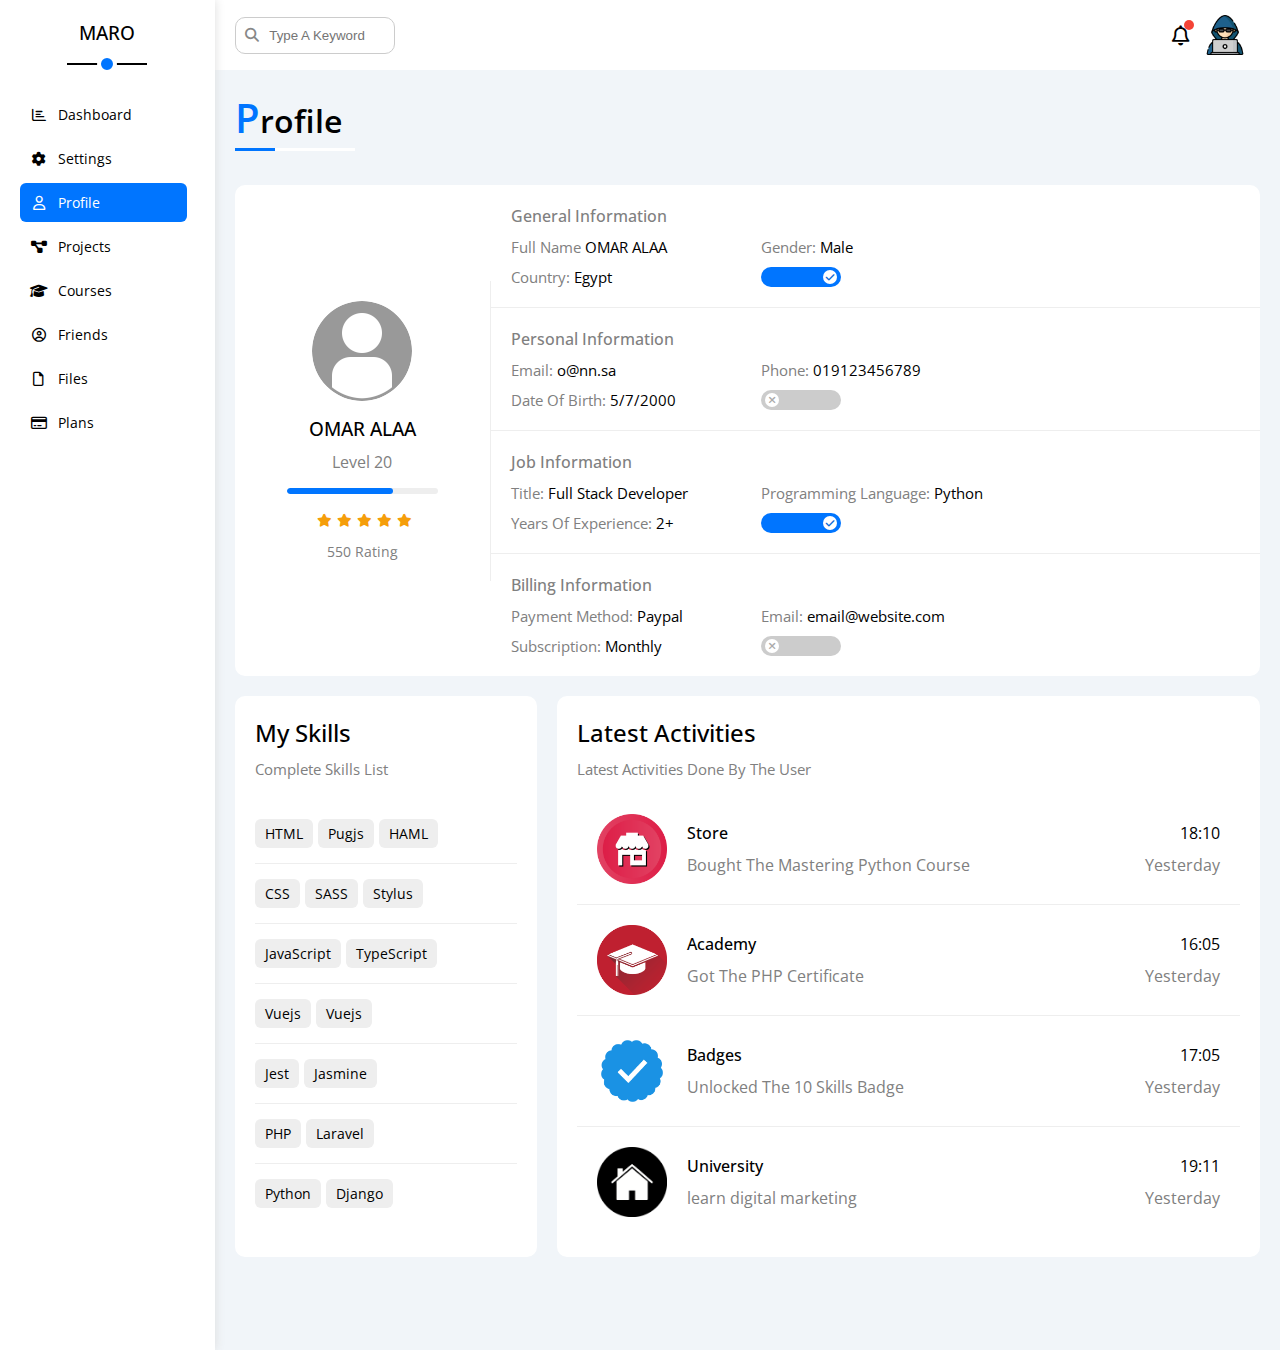
<file: profile.html>
<!DOCTYPE html>
<html lang="en">
<head>
    <meta charset="UTF-8">
    <meta http-equiv="X-UA-Compatible" content="IE=edge">
    <meta name="viewport" content="width=device-width, initial-scale=1.0">
    <title>Profile</title>
    <link rel="stylesheet" href="./css/framework.css">
    <link rel="stylesheet" href="./css/master.css">
    <link rel="stylesheet" href="./css/all.min.css">
    <link rel="preconnect" href="https://fonts.googleapis.com">
    <link rel="preconnect" href="https://fonts.gstatic.com" crossorigin>
    <link href="https://fonts.googleapis.com/css2?family=Open+Sans:wght@300;500;600;700;800&display=swap" rel="stylesheet">
</head>
<body>
    <div class="page d-flex">
        <div class="sidebar bg-white p-relative p-20">
            <h3 class="mt-0 p-relative txt-c">MARO</h3>
            <ul>
                <li>
                    <a class=" p-10 c-black d-flex align-c fs-14 brad-6" href="index.html">
                        <i class="fa-regular fa-chart-bar fa-fw"></i>
                        <span>Dashboard</span> 
                    </a>
                </li>
                <li>
                    <a class=" p-10 c-black d-flex align-c fs-14 b-rad6" href="settings.html">
                        <i class="fa-solid fa-gear fa-fw"></i> 
                        <span>Settings</span>
                    </a>
                </li>
                <li>
                    <a class=" active p-10 c-black d-flex align-c fs-14 b-rad6" href="profile.html">
                        <i class="fa-regular fa-user fa-fw"></i> 
                        <span>Profile</span>
                    </a>
                </li>
                <li>
                    <a class=" p-10 c-black d-flex align-c fs-14 b-rad6" href="projects.html">
                        <i class="fa-solid fa-diagram-project fa-fw"></i> 
                        <span>Projects</span>
                    </a>
                </li>
                <li>
                    <a class=" p-10 c-black d-flex align-c fs-14 b-rad6" href="courses.html">
                        <i class="fa-solid fa-graduation-cap fa-fw"></i>
                        <span>Courses</span>
                    </a>
                </li>
                <li>
                    <a class=" p-10 c-black d-flex align-c fs-14 b-rad6" href="friends.html">
                        <i class="fa-regular fa-circle-user fa-fw"></i> 
                        <span>Friends</span>
                    </a>
                </li>
                <li>
                    <a class=" p-10 c-black d-flex align-c fs-14 b-rad6" href="files.html">
                        <i class="fa-regular fa-file fa-fw"></i>
                        <span> Files</span>
                    </a>
                </li>
                <li>
                    <a class=" p-10 c-black d-flex align-c fs-14 b-rad6" href="plans.html">
                        <i class="fa-regular fa-credit-card fa-fw"></i> 
                        <span>Plans</span>
                    </a>
                </li>
            </ul>
        </div>
        <div class="content full-w">
            <div class="header bg-white  p-15 between-flex">
                <div class="search d-flex align-c p-relative ">
                    <input class="p-10" type="search" placeholder=" Type A Keyword">
                </div>
                <div class="icons d-flex align-c">
                    <span class="p-relative">
                        <i class="fa-regular fa-bell fa-lg"></i>
                    </span>
                    <img class="avatar w-40" src="./images/hacker.png" alt="">
                </div>
            </div>
            <div class="profile p-relative">
                <h1 class="special-heading p-relative fw-600"><span class="fs-40 c-blue">P</span>rofile</h1>
                <div class="container ">
                    <div class="landing bg-white rad10 full-w d-flex align-c p-relative ">
                        <div class="level txt-c p-20">
                        <img class="w-100 rad50" src="./images/user.png" alt="">
                        <h3 class="fw-500 mb-10 mt-10">OMAR ALAA</h3>
                        <span class="d-block mb-15 c-gray">Level 20</span>
                        <div class="div p-relative">
                            <span style="width:70%" data-progress="70%"></span>
                        </div>
                        <div class="stars d-flex jc-c mt-20">
                            <i class="fa-solid fa-star c-orange fs-13 ml-5"></i>
                            <i class="fa-solid fa-star c-orange fs-13 ml-5"></i>
                            <i class="fa-solid fa-star c-orange fs-13 ml-5"></i>
                            <i class="fa-solid fa-star c-orange fs-13 ml-5"></i>
                            <i class="fa-solid fa-star c-orange fs-13 ml-5"></i>
                        </div>
                        <span class="d-block mt-15 fs-14 c-gray">550 Rating</span>
                        </div>
                        <div class="info full-w">
                        <div class="box p-20 d-flex align-c fw-w txt-c-mobile bb-eee">
                            <h4 class="fw-500 c-gray m-0 full-w">General Information</h4>
                            <div class="fs-15">
                                <span class="c-gray">Full Name</span>
                                <span>OMAR ALAA</span>
                            </div>
                            <div class="fs-15 ">
                                <span class="c-gray">Gender:</span>
                                <span>Male</span>
                            </div>
                            <div class="fs-15 ">
                                <span class="c-gray"> Country: </span>
                                <span> Egypt</span>
                            </div>
                            <div class="fs-15 ">
                                <label class="p-relative">
                                    <input class="toggle-checkbox " type="checkbox" checked>
                                    <div class="toggle-switch"></div>
                                </label>
                            </div>
                            </div>
                        <div class="box p-20 d-flex align-c fw-w txt-c-mobile bb-eee">
                            <h4 class="fw-500 c-gray m-0 full-w">Personal Information</h4>
                            <div class="fs-15">
                                <span class="c-gray">Email:</span>
                                <span>o@nn.sa</span>
                            </div>
                            <div class="fs-15 ">
                                <span class="c-gray">Phone:</span>
                                <span>019123456789</span>
                            </div>
                            <div class="fs-15 ">
                                <span class="c-gray"> Date Of Birth: </span>
                                <span> 5/7/2000</span>
                            </div>
                            <div class="fs-15 ">
                                <label class="p-relative">
                                    <input class="toggle-checkbox " type="checkbox" >
                                    <div class="toggle-switch"></div>
                                </label>
                            </div>
                            </div>
                        <div class="box p-20 d-flex align-c fw-w txt-c-mobile bb-eee">
                            <h4 class="fw-500 c-gray m-0 full-w">Job Information</h4>
                            <div class="fs-15">
                                <span class="c-gray">Title:</span>
                                <span>Full Stack Developer</span>
                            </div>
                            <div class="fs-15 ">
                                <span class="c-gray">Programming Language:</span>
                                <span>Python</span>
                            </div>
                            <div class="fs-15 ">
                                <span class="c-gray"> Years Of Experience: </span>
                                <span> 2+</span>
                            </div>
                            <div class="fs-15 ">
                                <label class="p-relative">
                                    <input class="toggle-checkbox " type="checkbox" checked>
                                    <div class="toggle-switch"></div>
                                </label>
                            </div>
                            </div>
                        <div class="box p-20 d-flex align-c fw-w txt-c-mobile">
                            <h4 class="fw-500 c-gray m-0 full-w">Billing Information</h4>
                            <div class="fs-15">
                                <span class="c-gray">Payment Method: </span>
                                <span>Paypal</span>
                            </div>
                            <div class="fs-15 ">
                                <span class="c-gray">Email:</span>
                                <span>email@website.com</span>
                            </div>
                            <div class="fs-15 ">
                                <span class="c-gray"> Subscription:</span>
                                <span> Monthly</span>
                            </div>
                            <div class="fs-15 ">
                                <label class="p-relative">
                                    <input class="toggle-checkbox " type="checkbox">
                                    <div class="toggle-switch"></div>
                                </label>
                            </div>
                            </div>
                        </div>
                    </div>
                    <div class="footer d-flex gap-20 mt-20">
                        <div class="my-skills p-20 bg-white rad10">
                            <h2 class=" fw-500 m-0">My Skills</h2>
                            <p class="mt-10 mb-40 fs-15 c-gray">Complete Skills List</p>
                            <div class="row d-flex full-w bb-eee pb-15 mt-15">
                                <span class="btn-shabe  bg-eee fs-14 rad6 ">HTML</span>
                                <span class="btn-shabe  bg-eee fs-14 rad6 ">Pugjs</span>
                                <span class="btn-shabe  bg-eee fs-14 rad6 ">HAML</span>
                            </div>
                            <div class="row d-flex full-w bb-eee pb-15 mt-15">
                                <span class="btn-shabe  bg-eee fs-14 rad6">CSS</span>
                                <span class="btn-shabe  bg-eee fs-14 rad6 ">SASS</span>
                                <span class="btn-shabe  bg-eee fs-14 rad6 ">Stylus</span>
                            </div>
                            <div class="row d-flex full-w bb-eee pb-15 mt-15">
                                <span class="btn-shabe  bg-eee fs-14 rad6 ">JavaScript</span>
                                <span class="btn-shabe  bg-eee fs-14 rad6 ">TypeScript</span>
                            </div>
                            <div class="row d-flex full-w bb-eee pb-15 mt-15">
                                <span class="btn-shabe  bg-eee fs-14 rad6 ">Vuejs</span>
                                <span class="btn-shabe  bg-eee fs-14 rad6 ">Vuejs</span>
                            </div>
                            <div class="row d-flex full-w bb-eee pb-15 mt-15">
                                <span class="btn-shabe  bg-eee fs-14 rad6 ">Jest</span>
                                <span class="btn-shabe  bg-eee fs-14 rad6 ">Jasmine</span>
                            </div>
                            <div class="row d-flex full-w bb-eee pb-15 mt-15">
                                <span class="btn-shabe  bg-eee fs-14 rad6 ">PHP</span>
                                <span class="btn-shabe  bg-eee fs-14 rad6 ">Laravel</span>
                            </div>
                            <div class="row d-flex full-w mt-15">
                                <span class="btn-shabe  bg-eee fs-14 rad6 ">Python</span>
                                <span class="btn-shabe  bg-eee fs-14 rad6 ">Django</span>
                            </div>
                        </div>
                        <div class="activities bg-white p-20 rad10">
                            <h2 class="fw-500 m-0">Latest Activities</h2>
                            <p class="mt-10 fs-15 c-gray">Latest Activities Done By The User</p>
                            <div class="row d-flex align-c p-20 bb-eee txt-c-mobile">
                                <img class="w-70" src="./images/activity-01.png" alt="">
                                <div class="text ml-20">
                                    <h4 class="m-0 fw-500">Store</h4>
                                    <p class="c-gray mt-10 mb-0">Bought The Mastering Python Course</p>
                                </div>
                                <div>
                                    <span class=" d-block">18:10</span> 
                                    <span class="c-gray d-block mt-10"> Yesterday</span>
                                </div>
                            </div>
                            <div class="row d-flex align-c p-20 bb-eee txt-c-mobile">
                                <img class="w-70" src="./images/activity-02.png" alt="">
                                <div class="text ml-20">
                                    <h4 class="m-0 fw-500">Academy</h4>
                                    <p class="c-gray mt-10 mb-0">Got The PHP Certificate</p>
                                </div>
                                <div>
                                    <span class=" d-block ">16:05</span> 
                                    <span class="c-gray d-block mt-10"> Yesterday</span>
                                </div>
                            </div>
                            <div class="row d-flex align-c p-20 bb-eee txt-c-mobile">
                                <img class="w-70" src="./images/activity-03.png" alt="">
                                <div class="text ml-20">
                                    <h4 class="m-0 fw-500">Badges</h4>
                                    <p class="c-gray mt-10 mb-0">Unlocked The 10 Skills Badge</p>
                                </div>
                                <div>
                                    <span class=" d-block ">17:05</span> 
                                    <span class="c-gray d-block mt-10"> Yesterday</span>
                                </div>
                            </div>
                            <div class="row d-flex align-c p-20 txt-c-mobile">
                                <img class="w-70" src="./images/activity-04.png" alt="">
                                <div class="text ml-20">
                                    <h4 class="m-0 fw-500">University</h4>
                                    <p class="c-gray mt-10 mb-0">learn digital marketing</p>
                                </div>
                                <div>
                                    <span class=" d-block ">19:11</span> 
                                    <span class="c-gray d-block mt-10"> Yesterday</span>
                                </div>
                            </div>
                        </div>
                    </div>
                    </div>
                </div>
            </div>
        </div>
</body>
</html>
</file>
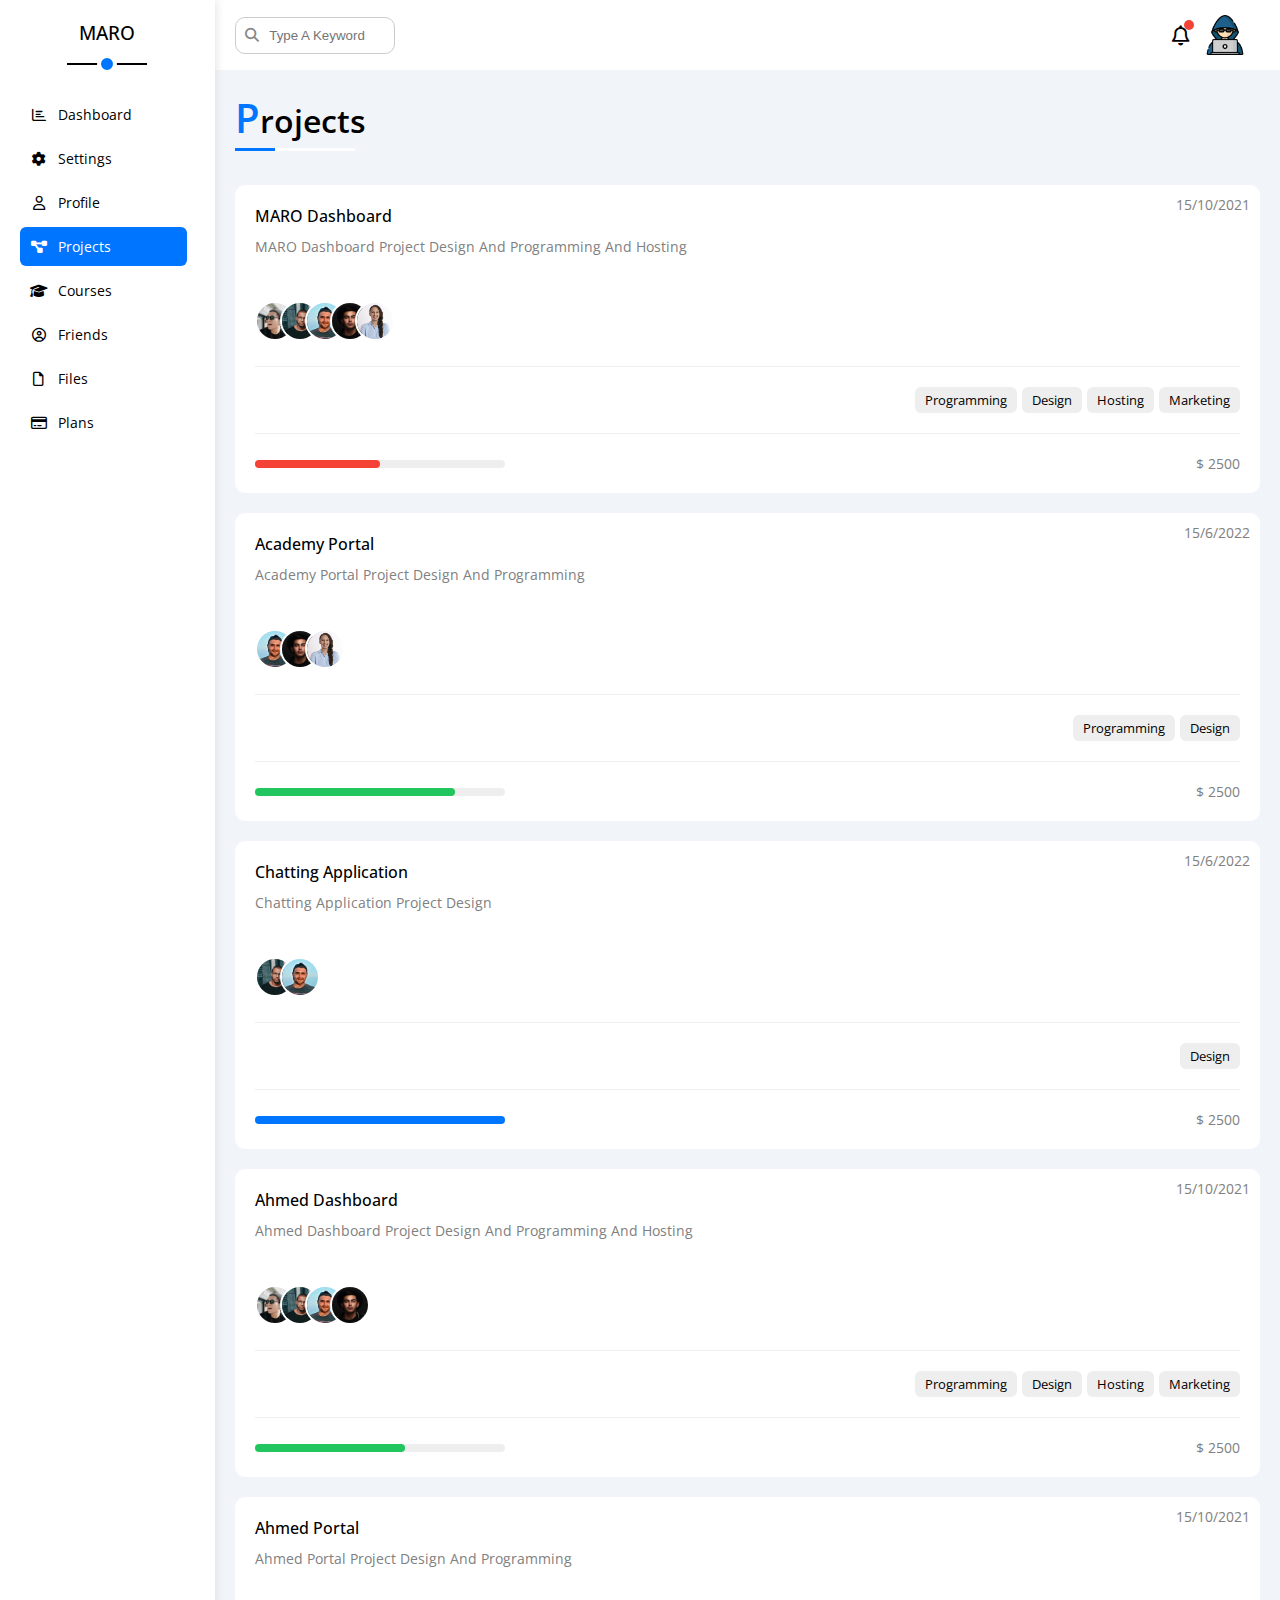
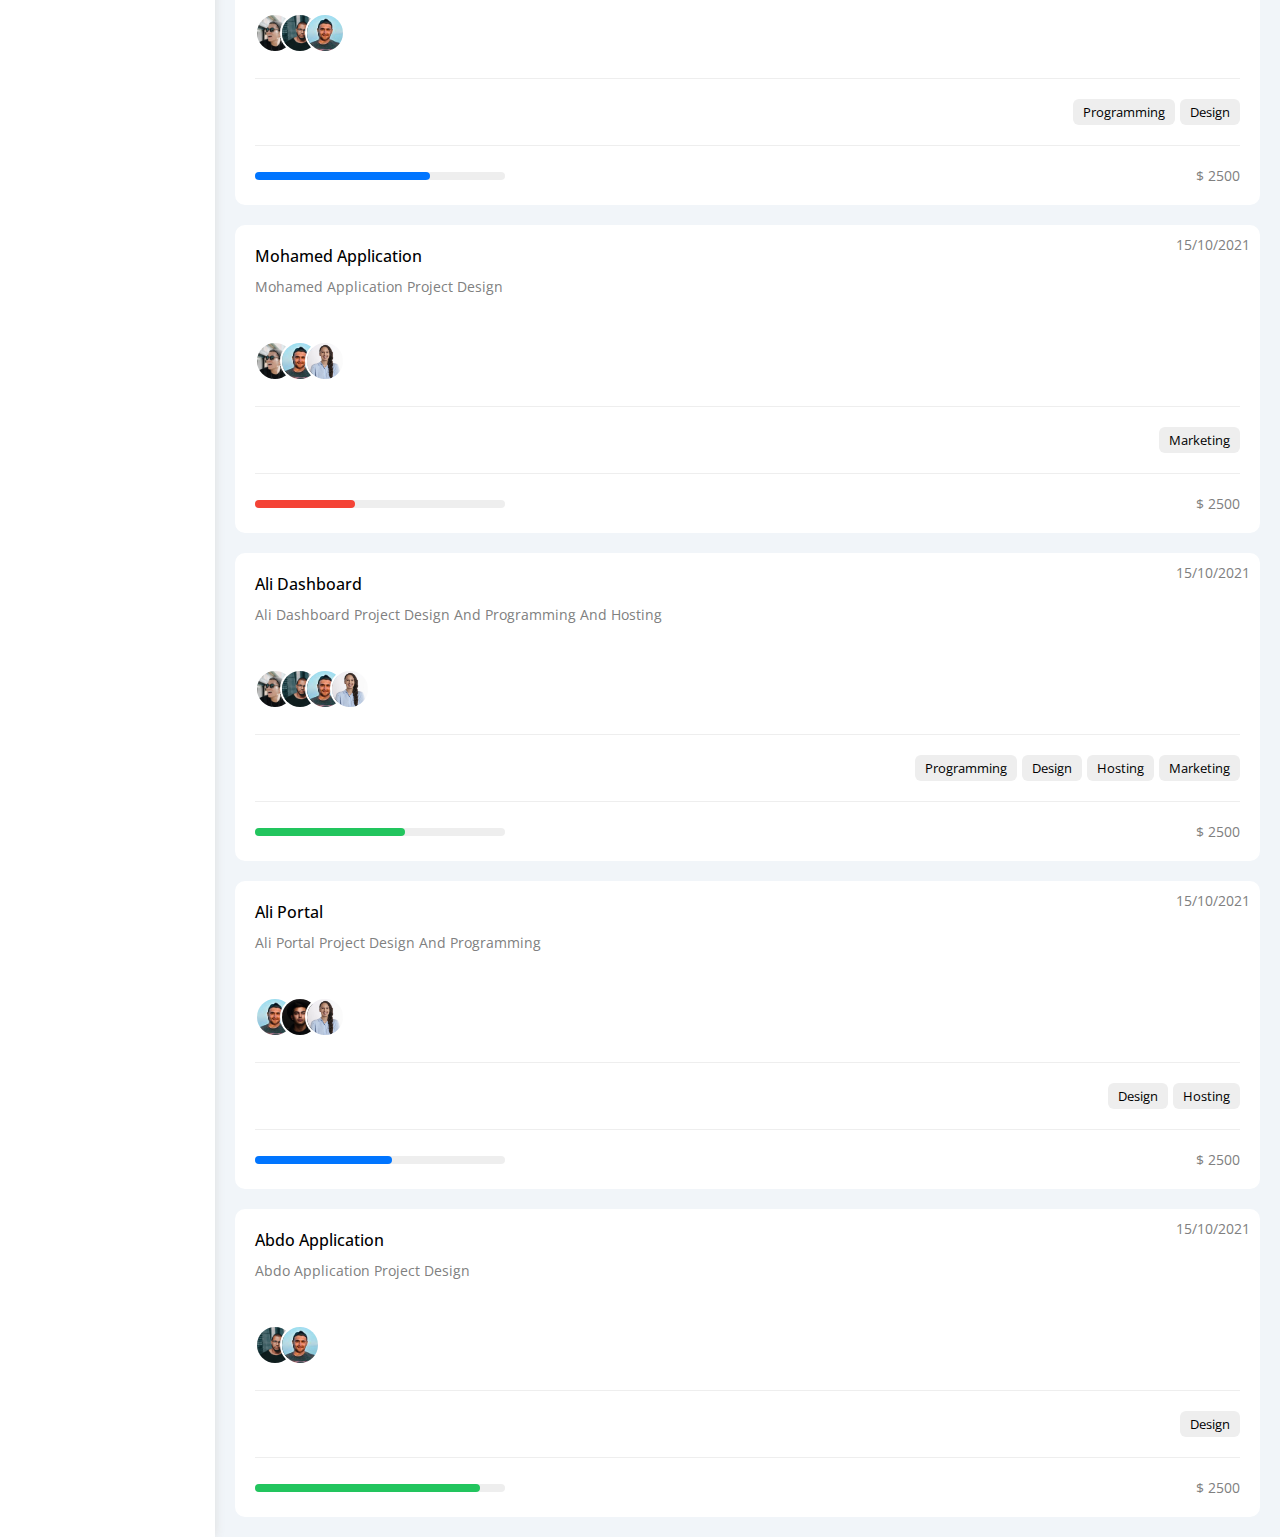
<file: projects.html>
<!DOCTYPE html>
<html lang="en">
<head>
    <meta charset="UTF-8">
    <meta http-equiv="X-UA-Compatible" content="IE=edge">
    <meta name="viewport" content="width=device-width, initial-scale=1.0">
    <title>Projects</title>
    <link rel="stylesheet" href="./css/framework.css">
    <link rel="stylesheet" href="./css/master.css">
    <link rel="stylesheet" href="./css/all.min.css">
    <link rel="preconnect" href="https://fonts.googleapis.com">
    <link rel="preconnect" href="https://fonts.gstatic.com" crossorigin>
    <link href="https://fonts.googleapis.com/css2?family=Open+Sans:wght@300;500;600;700;800&display=swap" rel="stylesheet">
</head>
<body>
    <div class="page d-flex">
        <div class="sidebar bg-white p-relative p-20">
            <h3 class="mt-0 p-relative txt-c">MARO</h3>
            <ul>
                <li>
                    <a class=" p-10 c-black d-flex align-c fs-14 brad-6" href="index.html">
                        <i class="fa-regular fa-chart-bar fa-fw"></i>
                        <span>Dashboard</span> 
                    </a>
                </li>
                <li>
                    <a class=" p-10 c-black d-flex align-c fs-14 b-rad6" href="settings.html">
                        <i class="fa-solid fa-gear fa-fw"></i> 
                        <span>Settings</span>
                    </a>
                </li>
                <li>
                    <a class=" p-10 c-black d-flex align-c fs-14 b-rad6" href="profile.html">
                        <i class="fa-regular fa-user fa-fw"></i> 
                        <span>Profile</span>
                    </a>
                </li>
                <li>
                    <a class="active p-10 c-black d-flex align-c fs-14 b-rad6" href="projects.html">
                        <i class="fa-solid fa-diagram-project fa-fw"></i> 
                        <span>Projects</span>
                    </a>
                </li>
                <li>
                    <a class=" p-10 c-black d-flex align-c fs-14 b-rad6" href="courses.html">
                        <i class="fa-solid fa-graduation-cap fa-fw"></i>
                        <span>Courses</span>
                    </a>
                </li>
                <li>
                    <a class=" p-10 c-black d-flex align-c fs-14 b-rad6" href="friends.html">
                        <i class="fa-regular fa-circle-user fa-fw"></i> 
                        <span>Friends</span>
                    </a>
                </li>
                <li>
                    <a class=" p-10 c-black d-flex align-c fs-14 b-rad6" href="files.html">
                        <i class="fa-regular fa-file fa-fw"></i>
                        <span> Files</span>
                    </a>
                </li>
                <li>
                    <a class=" p-10 c-black d-flex align-c fs-14 b-rad6" href="plans.html">
                        <i class="fa-regular fa-credit-card fa-fw"></i> 
                        <span>Plans</span>
                    </a>
                </li>
            </ul>
        </div>
        <div class="content full-w">
            <div class="header bg-white  p-15 between-flex">
                <div class="search d-flex align-c p-relative ">
                    <input class="p-10" type="search" placeholder=" Type A Keyword">
                </div>
                <div class="icons d-flex align-c">
                    <span class="p-relative">
                        <i class="fa-regular fa-bell fa-lg"></i>
                    </span>
                    <img class="avatar w-40" src="./images/hacker.png" alt="">
                </div>
            </div>
            <div class="projects p-relative">
                <h1 class="special-heading p-relative fw-600"><span class="fs-40 c-blue">P</span>rojects</h1>
                <div class="container">
                    <div class="box bg-white full-w p-20 rad10 p-relative gap-20">
                        <div class="header bb-eee pb-10">
                        <h4 class="fw-500 m-0">MARO Dashboard</h4>
                        <p class="mt-10 mb-30 fs-14 c-gray">MARO Dashboard Project Design And Programming And Hosting</p>
                        <span class="c-gray fs-14 p-10">15/10/2021</span>
                        <div class="images d-flex p-15">
                            <img class="w-40 rad50" src="./images/team-1.jpg" alt="">
                            <img class="w-40 rad50" src="./images/team 2.jpg" alt="">
                            <img class="w-40 rad50" src="./images/team 3.jpg" alt="">
                            <img class="w-40 rad50" src="./images/team 5.jpg" alt="">
                            <img class="w-40 rad50" src="./images/team 4.jpg" alt="">
                        </div>
                        </div>
                        <div class="spans d-flex gap-5 pt-20 pb-20 bb-eee">
                            <span class="d-block btn-shape bg-eee fs-13">Programming</span>
                            <span class="d-block btn-shape bg-eee fs-13">Design</span>
                            <span class="d-block btn-shape bg-eee fs-13">Hosting</span>
                            <span class="d-block btn-shape bg-eee fs-13">Marketing</span>
                        </div>
                        <div class="footer d-flex align-c jc-sb pt-20">
                            <div class="one p-relative rad10">
                                <span style="width:50%" data-progress="50%"></span>
                            </div>
                                <span class="span fs-14 c-gray ">$ 2500</span>
                        </div>
                    </div>
                    <div class="box bg-white full-w p-20 rad10 p-relative gap-20 mt-20">
                        <div class="header bb-eee pb-10">
                        <h4 class="fw-500 m-0">Academy Portal</h4>
                        <p class="mt-10 mb-30 fs-14 c-gray">Academy Portal Project Design And Programming</p>
                        <span class="c-gray fs-14 p-10">15/6/2022</span>
                        <div class="images d-flex p-15">
                            <img class="w-40 rad50" src="./images/team 3.jpg" alt="">
                            <img class="w-40 rad50" src="./images/team 5.jpg" alt="">
                            <img class="w-40 rad50" src="./images/team 4.jpg" alt="">
                        </div>
                        </div>
                        <div class="spans d-flex gap-5 pt-20 pb-20 bb-eee">
                            <span class="d-block btn-shape bg-eee fs-13">Programming</span>
                            <span class="d-block btn-shape bg-eee fs-13">Design</span>
                        </div>
                        <div class="footer d-flex align-c jc-sb pt-20">
                            <div class=" two p-relative rad10">
                                <span style="width:80%" data-progress="80%"></span>
                            </div>
                                <span class="span fs-14 c-gray ">$ 2500</span>
                        </div>
                    </div>
                    <div class="box bg-white full-w p-20 rad10 p-relative gap-20 mt-20">
                        <div class="header bb-eee pb-10">
                        <h4 class="fw-500 m-0">Chatting Application</h4>
                        <p class="mt-10 mb-30 fs-14 c-gray">Chatting Application Project Design</p>
                        <span class="c-gray fs-14 p-10">15/6/2022</span>
                        <div class="images d-flex p-15">
                            <img class="w-40 rad50" src="./images/team 2.jpg" alt="">
                            <img class="w-40 rad50" src="./images/team 3.jpg" alt="">
                        </div>
                        </div>
                        <div class="spans d-flex gap-5 pt-20 pb-20 bb-eee">
                            <span class="d-block btn-shape bg-eee fs-13">Design</span>
                        </div>
                        <div class="footer d-flex align-c jc-sb pt-20">
                            <div class="three p-relative rad10">
                                <span style="width:100%" data-progress="100%"></span>
                            </div>
                                <span class=" span fs-14 c-gray">$ 2500</span>
                        </div>
                    </div>
                    <div class="box bg-white full-w p-20 rad10 p-relative gap-20 mt-20">
                        <div class="header bb-eee pb-10">
                        <h4 class="fw-500 m-0">Ahmed Dashboard</h4>
                        <p class="mt-10 mb-30 fs-14 c-gray">Ahmed Dashboard Project Design And Programming And Hosting</p>
                        <span class="c-gray fs-14 p-10">15/10/2021</span>
                        <div class="images d-flex p-15">
                            <img class="w-40 rad50" src="./images/team-1.jpg" alt="">
                            <img class="w-40 rad50" src="./images/team 2.jpg" alt="">
                            <img class="w-40 rad50" src="./images/team 3.jpg" alt="">
                            <img class="w-40 rad50" src="./images/team 5.jpg" alt="">
                        </div>
                        </div>
                        <div class="spans d-flex gap-5 pt-20 pb-20 bb-eee">
                            <span class="d-block btn-shape bg-eee fs-13">Programming</span>
                            <span class="d-block btn-shape bg-eee fs-13">Design</span>
                            <span class="d-block btn-shape bg-eee fs-13">Hosting</span>
                            <span class="d-block btn-shape bg-eee fs-13">Marketing</span>
                        </div>
                        <div class="footer d-flex align-c jc-sb pt-20">
                            <div class="four p-relative rad10">
                                <span style="width:60%" data-progress="60%"></span>
                            </div>
                                <span class="span fs-14 c-gray ">$ 2500</span>
                        </div>
                    </div>
                    <div class="box bg-white full-w p-20 rad10 p-relative gap-20 mt-20">
                        <div class="header bb-eee pb-10">
                        <h4 class="fw-500 m-0">Ahmed Portal</h4>
                        <p class="mt-10 mb-30 fs-14 c-gray">Ahmed Portal Project Design And Programming</p>
                        <span class="c-gray fs-14 p-10">15/10/2021</span>
                        <div class="images d-flex p-15">
                            <img class="w-40 rad50" src="./images/team-1.jpg" alt="">
                            <img class="w-40 rad50" src="./images/team 2.jpg" alt="">
                            <img class="w-40 rad50" src="./images/team 3.jpg" alt="">
                        </div>
                        </div>
                        <div class="spans d-flex gap-5 pt-20 pb-20 bb-eee">
                            <span class="d-block btn-shape bg-eee fs-13">Programming</span>
                            <span class="d-block btn-shape bg-eee fs-13">Design</span>
                        </div>
                        <div class="footer d-flex align-c jc-sb pt-20">
                            <div class="five p-relative rad10">
                                <span style="width:70%" data-progress="70%"></span>
                            </div>
                                <span class="span fs-14 c-gray ">$ 2500</span>
                        </div>
                    </div>
                    <div class="box bg-white full-w p-20 rad10 p-relative gap-20 mt-20">
                        <div class="header bb-eee pb-10">
                        <h4 class="fw-500 m-0">Mohamed Application</h4>
                        <p class="mt-10 mb-30 fs-14 c-gray">Mohamed Application Project Design</p>
                        <span class="c-gray fs-14 p-10">15/10/2021</span>
                        <div class="images d-flex p-15">
                            <img class="w-40 rad50" src="./images/team-1.jpg" alt="">
                            <img class="w-40 rad50" src="./images/team 3.jpg" alt="">
                            <img class="w-40 rad50" src="./images/team 4.jpg" alt="">
                        </div>
                        </div>
                        <div class="spans d-flex gap-5 pt-20 pb-20 bb-eee">
                            <span class="d-block btn-shape bg-eee fs-13">Marketing</span>
                        </div>
                        <div class="footer d-flex align-c jc-sb pt-20">
                            <div class="six p-relative rad10">
                                <span style="width:40%" data-progress="40%"></span>
                            </div>
                                <span class="span fs-14 c-gray ">$ 2500</span>
                        </div>
                    </div>
                    <div class="box bg-white full-w p-20 rad10 p-relative gap-20 mt-20">
                        <div class="header bb-eee pb-10">
                        <h4 class="fw-500 m-0">Ali Dashboard</h4>
                        <p class="mt-10 mb-30 fs-14 c-gray">Ali Dashboard Project Design And Programming And Hosting</p>
                        <span class="c-gray fs-14 p-10">15/10/2021</span>
                        <div class="images d-flex p-15">
                            <img class="w-40 rad50" src="./images/team-1.jpg" alt="">
                            <img class="w-40 rad50" src="./images/team 2.jpg" alt="">
                            <img class="w-40 rad50" src="./images/team 3.jpg" alt="">
                            <img class="w-40 rad50" src="./images/team 4.jpg" alt="">
                        </div>
                        </div>
                        <div class="spans d-flex gap-5 pt-20 pb-20 bb-eee">
                            <span class="d-block btn-shape bg-eee fs-13">Programming</span>
                            <span class="d-block btn-shape bg-eee fs-13">Design</span>
                            <span class="d-block btn-shape bg-eee fs-13">Hosting</span>
                            <span class="d-block btn-shape bg-eee fs-13">Marketing</span>
                        </div>
                        <div class="footer d-flex align-c jc-sb pt-20">
                            <div class=" seven p-relative rad10">
                                <span style="width:60%" data-progress="60%"></span>
                            </div>
                                <span class="span fs-14 c-gray ">$ 2500</span>
                        </div>
                    </div>
                    <div class="box bg-white full-w p-20 rad10 p-relative gap-20 mt-20">
                        <div class="header bb-eee pb-10">
                        <h4 class="fw-500 m-0">Ali Portal</h4>
                        <p class="mt-10 mb-30 fs-14 c-gray">Ali Portal Project Design And Programming</p>
                        <span class="c-gray fs-14 p-10">15/10/2021</span>
                        <div class="images d-flex p-15">
                            <img class="w-40 rad50" src="./images/team 3.jpg" alt="">
                            <img class="w-40 rad50" src="./images/team 5.jpg" alt="">
                            <img class="w-40 rad50" src="./images/team 4.jpg" alt="">
                        </div>
                        </div>
                        <div class="spans d-flex gap-5 pt-20 pb-20 bb-eee">
                            <span class="d-block btn-shape bg-eee fs-13">Design</span>
                            <span class="d-block btn-shape bg-eee fs-13">Hosting</span>
                        </div>
                        <div class="footer d-flex align-c jc-sb pt-20">
                            <div class=" eight p-relative rad10">
                                <span style="width:55%" data-progress="55%"></span>
                            </div>
                                <span class="span fs-14 c-gray ">$ 2500</span>
                        </div>
                    </div>
                    <div class="box bg-white full-w p-20 rad10 p-relative gap-20 mt-20">
                        <div class="header bb-eee pb-10">
                        <h4 class="fw-500 m-0">Abdo Application</h4>
                        <p class="mt-10 mb-30 fs-14 c-gray">Abdo Application Project Design</p>
                        <span class="c-gray fs-14 p-10">15/10/2021</span>
                        <div class="images d-flex p-15">
                            <img class="w-40 rad50" src="./images/team 2.jpg" alt="">
                            <img class="w-40 rad50" src="./images/team 3.jpg" alt="">
                        </div>
                        </div>
                        <div class="spans d-flex gap-5 pt-20 pb-20 bb-eee">
                            <span class="d-block btn-shape bg-eee fs-13">Design</span>
                        </div>
                        <div class="footer d-flex align-c jc-sb pt-20">
                            <div class=" nine p-relative rad10">
                                <span style="width:90%" data-progress="90%"></span>
                            </div>
                                <span class="span fs-14 c-gray ">$ 2500</span>
                        </div>
                    </div>
                </div>
            </div>
        </div>
    </div>
    </body>
</file>
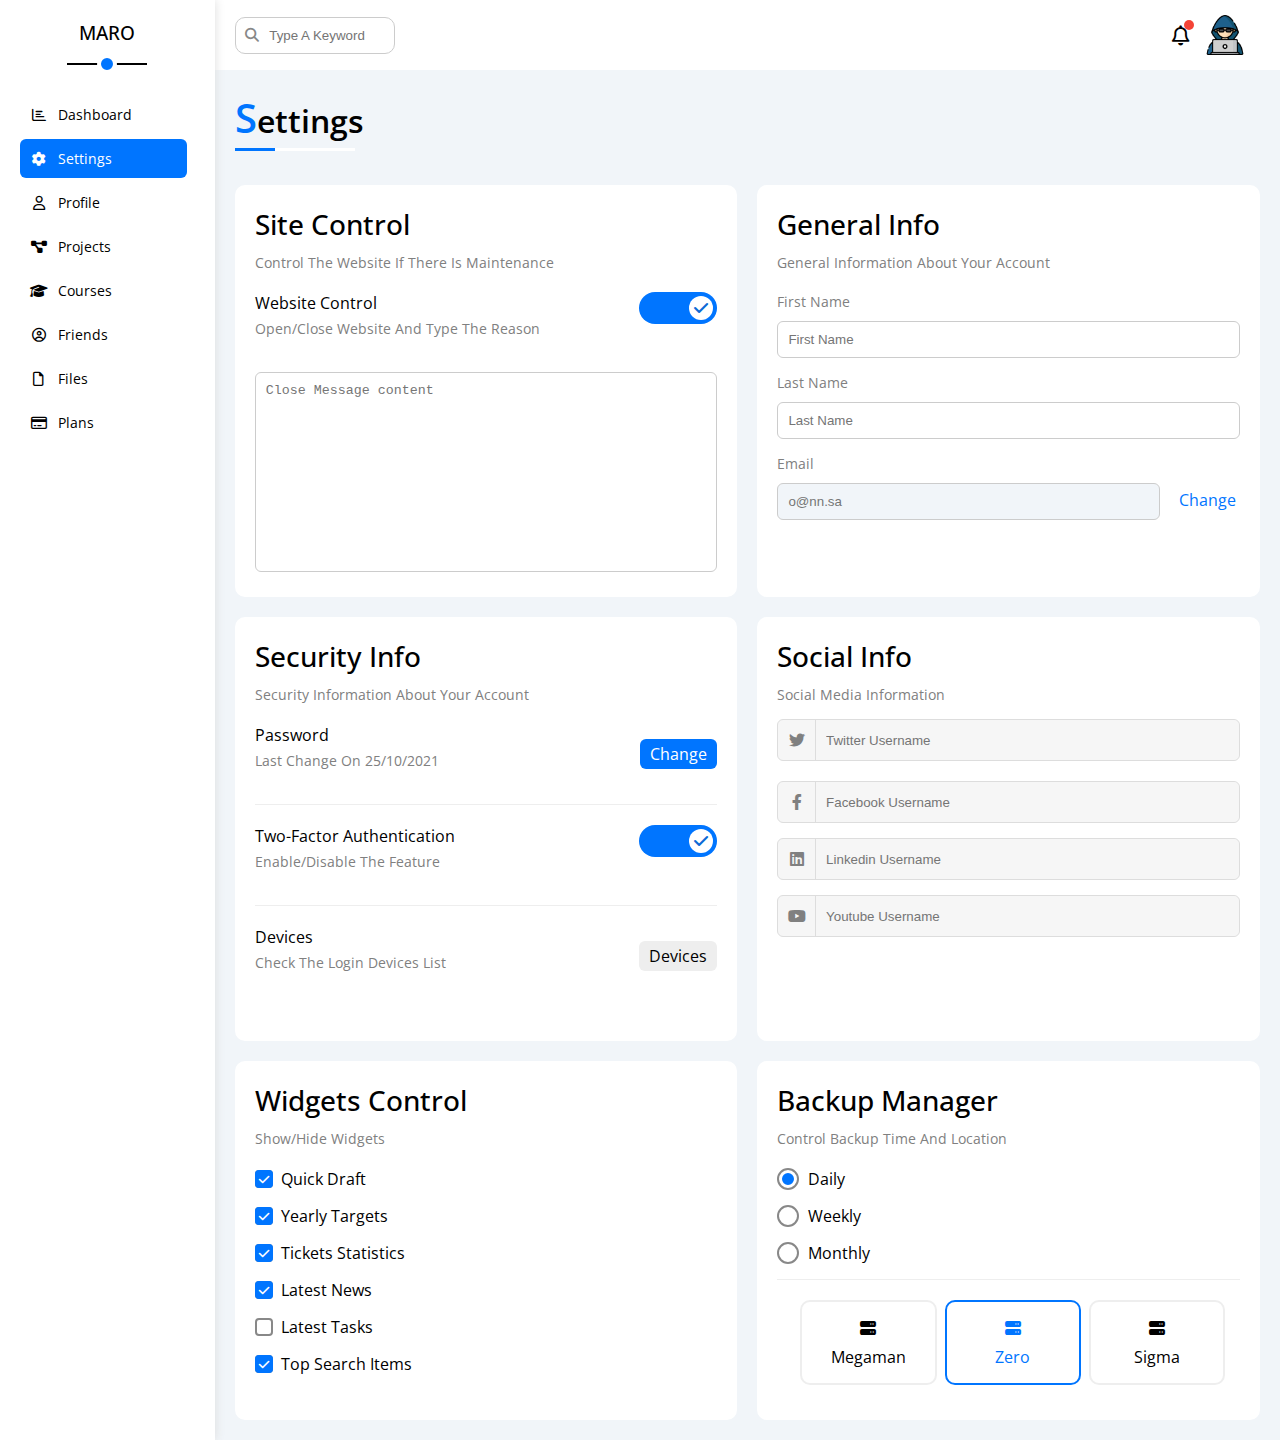
<file: settings.html>
<!DOCTYPE html>
<html lang="en">
<head>
    <meta charset="UTF-8">
    <meta http-equiv="X-UA-Compatible" content="IE=edge">
    <meta name="viewport" content="width=device-width, initial-scale=1.0">
    <title>Settings</title>
    <link rel="stylesheet" href="./css/framework.css">
    <link rel="stylesheet" href="./css/master.css">
    <link rel="stylesheet" href="./css/all.min.css">
    <link rel="preconnect" href="https://fonts.googleapis.com">
    <link rel="preconnect" href="https://fonts.gstatic.com" crossorigin>
    <link href="https://fonts.googleapis.com/css2?family=Open+Sans:wght@300;500;600;700;800&display=swap" rel="stylesheet">
</head>
<body>
    <div class="page d-flex">
        <div class="sidebar bg-white p-relative p-20">
            <h3 class="mt-0 p-relative txt-c">MARO</h3>
            <ul>
                <li>
                    <a class=" p-10 c-black d-flex align-c fs-14 brad-6" href="index.html">
                        <i class="fa-regular fa-chart-bar fa-fw"></i>
                        <span>Dashboard</span> 
                    </a>
                </li>
                <li>
                    <a class="active p-10 c-black d-flex align-c fs-14 b-rad6" href="settings.html">
                        <i class="fa-solid fa-gear fa-fw"></i> 
                        <span>Settings</span>
                    </a>
                </li>
                <li>
                    <a class=" p-10 c-black d-flex align-c fs-14 b-rad6" href="profile.html">
                        <i class="fa-regular fa-user fa-fw"></i> 
                        <span>Profile</span>
                    </a>
                </li>
                <li>
                    <a class=" p-10 c-black d-flex align-c fs-14 b-rad6" href="projects.html">
                        <i class="fa-solid fa-diagram-project fa-fw"></i> 
                        <span>Projects</span>
                    </a>
                </li>
                <li>
                    <a class=" p-10 c-black d-flex align-c fs-14 b-rad6" href="courses.html">
                        <i class="fa-solid fa-graduation-cap fa-fw"></i>
                        <span>Courses</span>
                    </a>
                </li>
                <li>
                    <a class=" p-10 c-black d-flex align-c fs-14 b-rad6" href="friends.html">
                        <i class="fa-regular fa-circle-user fa-fw"></i> 
                        <span>Friends</span>
                    </a>
                </li>
                <li>
                    <a class=" p-10 c-black d-flex align-c fs-14 b-rad6" href="files.html">
                        <i class="fa-regular fa-file fa-fw"></i>
                        <span> Files</span>
                    </a>
                </li>
                <li>
                    <a class=" p-10 c-black d-flex align-c fs-14 b-rad6" href="plans.html">
                        <i class="fa-regular fa-credit-card fa-fw"></i> 
                        <span>Plans</span>
                    </a>
                </li>
            </ul>
        </div>
        <div class="content full-w">
            <div class="header bg-white  p-15 between-flex">
                <div class="search d-flex align-c p-relative ">
                    <input class="p-10" type="search" placeholder=" Type A Keyword">
                </div>
                <div class="icons d-flex align-c">
                    <span class="p-relative">
                        <i class="fa-regular fa-bell fa-lg"></i>
                    </span>
                    <img class="avatar w-40" src="./images/hacker.png" alt="">
                </div>
            </div>
            <div class="settings p-relative">
                <h1 class="special-heading p-relative fw-600"><span class="fs-40 c-blue">S</span>ettings</h1>
                <div class="container d-grid gap-20">
                    <div class="site-control p-20 bg-white rad10 full-w">
                        <h4 class="mt-0 fs-28 fw-500 mb-0">Site Control</h4>
                        <p class="c-gray mt-10 fs-14 mb-20">Control The Website If There Is Maintenance</p>
                        <div class="website d-flex jc-sb">
                            <div>
                            <span>Website Control</span>
                            <p class="mt-0 fs-14 c-gray mt-5">Open/Close Website And Type The Reason</p>
                            </div>
                            <div class="div">
                            <label>
                                <input class="toggle-checkbox" type="checkbox" checked>
                                <div class="toggle-switch"></div>
                            </label>
                            </div>
                        </div>
                        <textarea class="mt-20 full-w rad6 p-10" name="message" placeholder="Close Message content"></textarea>
                    </div>
                    <div class="general-info p-20 bg-white rad10 full-w">
                        <h4 class="mt-0 fs-28 fw-500 mb-0">General Info</h4>
                        <p class="c-gray mt-10 fs-14 mb-20">General Information About Your Account</p>
                        <div class="mb-15">
                            <label class="d-block mb-10 fs-14 c-gray" for="first">First Name</label>
                            <input class="full-w p-10 rad6 b-ccc" type="text" placeholder="First Name" id="first">
                        </div>
                        <div class="mb-15">
                            <label class="d-block mb-10 fs-14 c-gray" for="last">Last Name</label>
                            <input class="full-w p-10 rad6 b-ccc" type="text" placeholder="Last Name" id="last">
                        </div>
                        <div class="mb-15">
                            <label class="d-block mb-10 fs-14 c-gray" for="email">Email</label>
                            <input class="full-w p-10 rad6 b-ccc bg-f1f5f9 email" type="email" placeholder="o@nn.sa" id="email">
                            <a class="ml-15 c-blue" href="#">Change</a>
                        </div>
                    </div>
                    <div class="security  p-20 bg-white rad10 full-w">
                        <h4 class="mt-0 fs-28 fw-500 mb-0">Security Info</h4>
                        <p class="c-gray mt-10 fs-14 mb-20">Security Information About Your Account</p>
                        <div class="website between-flex mb-20 pb-20 ">
                            <div>
                            <span>Password</span>
                            <p class="mt-0 fs-14 c-gray mt-5">Last Change On 25/10/2021</p>
                            </div>
                            <div class="div">
                                <a class="btn-shape bg-blue c-white" href="#">Change</a>
                            </div>
                        </div>
                        <div class="website d-flex jc-sb mb-20 pb-20">
                            <div>
                            <span>Two-Factor Authentication</span>
                            <p class="mt-0 fs-14 c-gray mt-5">Enable/Disable The Feature</p>
                            </div>
                            <div class="div">
                            <label>
                                <input class="toggle-checkbox" type="checkbox" checked>
                                <div class="toggle-switch"></div>
                            </label>
                            </div>
                        </div>
                        <div class="website between-flex mb-20 pb-15">
                            <div>
                            <span>Devices</span>
                            <p class="mt-0 fs-14 c-gray mt-5">Check The Login Devices List</p>
                            </div>
                            <div class="div">
                                <a class="btn-shape bg-eee c-black" href="#">Devices</a>
                            </div>
                        </div>
                    </div>
                    <div class="social-info p-20 bg-white rad10">
                        <h4 class="mt-0 fs-28 fw-500 mb-0">Social Info</h4>
                        <p class="c-gray mt-10 fs-14 mb-15">Social Media Information</p>
                        <div class="div d-flex align-c mb-20 b-ddd rad6 ">
                            <i class="fa-brands fa-twitter c-gray"></i>
                            <input class="full-w" type="text" placeholder="Twitter Username">
                        </div>
                        <div class="div mb-15 d-flex align-c b-ddd rad6">
                            <i class="fa-brands fa-facebook-f c-gray "></i>
                            <input class="full-w"  type="text" placeholder="Facebook Username">
                        </div>
                        <div class="div mb-15 d-flex align-c b-ddd rad6">
                            <i class="fa-brands fa-linkedin c-gray "></i>
                            <input class="full-w"  type="text" placeholder="Linkedin Username">
                        </div>
                        <div class="div d-flex align-c b-ddd rad6 mb-10">
                            <i class="fa-brands fa-youtube c-gray "></i>
                            <input  class="full-w" type="text" placeholder="Youtube Username">
                        </div>
                    </div>
                    <div class="widgets-control p-20 bg-white rad10 full-w ">
                        <h4 class="mt-0 fs-28 fw-500 mb-0">Widgets Control</h4>
                        <p class="c-gray mt-10 fs-14 mb-20">Show/Hide Widgets</p>
                        <div class="div mb-15 p-relative">
                            <input type="checkbox" id="draft" checked >
                            <label class="ml-15" for="draft">Quick Draft</label>
                        </div>
                        <div class="div mb-15 p-relative">
                            <input type="checkbox" id="targets" checked >
                            <label class="ml-15" for="targets">Yearly Targets</label>
                        </div>
                        <div class="div mb-15 p-relative">
                            <input type="checkbox" id="tickets" checked >
                            <label class="ml-15" for="tickets">Tickets Statistics</label>
                        </div>
                        <div class="div mb-15 p-relative ">
                            <input type="checkbox" id="news" checked >
                            <label class="ml-15" for="news">Latest News</label>
                        </div>
                        <div class="div mb-15 p-relative">
                            <input type="checkbox" id="tasks" >
                            <label class="ml-15" for="tasks">Latest Tasks</label>
                        </div>
                        <div class="div mb-15 p-relative">
                            <input type="checkbox" id="search" checked >
                            <label class="ml-15" for="search">Top Search Items</label>
                        </div>
                        
                    </div>
                    <div class="backup bg-white p-20 rad10 full-w">
                        <h4 class="mt-0 fs-28 fw-500 mb-0">Backup Manager</h4>
                        <p class="c-gray mt-10 fs-14 mb-20">Control Backup Time And Location</p>
                        <div class="div mb-15 p-relative">
                            <input type="checkbox" id="daily" checked>
                            <label for="daily" class="ml-20">Daily</label>
                        </div>
                        <div class="div mb-15 p-relative">
                            <input type="checkbox" id="weekly">
                            <label for="weekly" class="ml-20">Weekly</label>
                        </div>
                        <div class="div mb-15 p-relative ">
                            <input type="checkbox" id="monthly">
                            <label for="monthly" class="ml-20">Monthly</label>
                        </div>
                        <div class=" parent-div d-flex align-c p-15 txt-c ">
                            <input type="radio" name="parent-div" id="one">
                            <div class="child full-w p-15">
                                <label for="one" class="d-block">
                                    <i class="fa-solid fa-server mb-10"></i>
                                    <span class="d-block">Megaman</span> 
                                </label>
                            </div>
                            <input type="radio" name="parent-div" id="two" checked>
                            <div class="child full-w p-15">
                                <label for="two" class="d-block">
                                    <i class="fa-solid fa-server mb-10"></i>
                                    <span class="d-block">Zero</span> 
                                </label>
                            </div>
                            <input type="radio" name="parent-div" id="three">
                            <div class="child full-w p-15" >
                                <label for="three" class="d-block">
                                    <i class="fa-solid fa-server mb-10 d-block"></i>
                                    <span class="d-block">Sigma</span>
                                </label>
                            </div>
                        </div>
                    </div>
                </div>
            </div>
        </div>
    </div>
</body>
</html>
</file>
<file: css/framework.css>
/* start box */
.d-flex{
    display: flex;
}
.f1{
    flex: 1;
}
.align-c{
    align-items: center;
}
.jc-c{
    justify-content: center;
}
.jc-sb{
    justify-content: space-between;
}
.fw-w{
    flex-wrap: wrap;
}
.d-block{
    display: block;
}
@media(max-width:767px){
    .block-mobile{
        display: block;
    } 
}
.d-grid{
    display: grid;
}
.gap-5{
    gap: 5px;
}
.gap-20{
    gap: 20px;
}
/* end box */
/* start width-height */
.full-w{
    width: 100%;
}
.max-w{
    max-width: 100%;
}
.w-40{
    width: 40px;
} 
.w-50{
    width: 50px;
}
.w-70{
    width: 70px;
}
.w-100{
    width: 100px;
}
.w-170{
    width: 170px;
}
.w-200{
    width: 200px;
}
.w-250{
    width: 250px;
}
.w-300{
    width: 300px;
}
.h-full{
    height: 100%;
}
/* end width-height */
/* start padding and margin */
.p-0{
    padding: 0;
}
.p-10{
    padding: 10px;
}
.p-15{
    padding: 15px;
}
.p-20{
    padding: 20px;
}
.pt-10{
    padding-top: 10px;
}
.pt-15{
    padding-top: 15px;
}
.pt-20{
    padding-top: 20px;
}
.pt-30{
    padding-top: 30px;
}
.pb-10{
    padding-bottom: 10px;
}
.pb-15{
    padding-bottom: 15px;
}
.pb-20{
    padding-bottom: 20px;
}
.pl-15{
    padding-left: 15px;
}
.m-0{
    margin: 0;
}
.m-5{
    margin: 5px;
}
.m-20{
    margin: 20px;
}
.mt-0{
    margin-top: 0;
}
.mt-5{
    margin-top: 5px;
}
.mt-10{
    margin-top: 10px;
}
.mt-15{
    margin-top: 15px;
}
.mt-20{
    margin-top: 20px;
}
.mt-25{
    margin-top: 25px;
}
.mr-5{
    margin-right: 5px;
}
.mr-15{
    margin-right: 15px;
}
.mr-20{
    margin-right: 20px;
}
.mb-0{
    margin-bottom: 0;
}
.mb-2{
    margin-bottom: 2px;
}
.mb-10{
    margin-bottom: 10px;
}
.mb-15{
    margin-bottom: 15px;
}
.mb-20{
    margin-bottom: 20px;
}
.mb-30{
    margin-bottom: 30px;
}
.mb-40{
    margin-bottom: 40px;
}
.mb-60{
    margin-bottom: 60px;
}
.ml-0{
    margin-left: 0px;
}
.ml-5{
    margin-left: 5px;
}
.ml-15{
    margin-left: 15px;
}
.ml-20{
    margin-left: 20px;
}
.ml-50{
    margin-left: 50px;
}
/* end padding and margin */
/* start color */
.bg-white{
    background-color: white;
}
.bg-eee{
    background-color: #eee;
}
.bg-blue{
    background-color: #0075ff;
}
.bg-tw{
    background-color: #1da1f2;
}
.bg-orange{
    background-color:#f59e0b;
}
.bg-green{
    background-color:#22c55e;
}
.bg-red{
    background-color:#f44336;
}
.bg-f1f5f9{
    background-color: #f1f5f9;
}
.bgt-blue{
    background-color: rgba(0, 117, 255, 0.2);
}
.bgt-orange{
    background-color: rgba(245, 158, 11, 0.2);
}
.bgt-green{
    background-color:rgba(34, 197, 94, 0.2);
}
.c-black{
    color: black;
}
.c-white{
    color: white;
}
.c-gray{
    color: gray;
}
.c-blue{
    color: #0075ff;
}
.c-green{
    color: #22c55e;
}
.c-orange{
    color:#f59e0b;
}
.c-red{
    color: #f44336;
}
/* end color */
/* start font */
.txt-c{
    text-align: center;
}
@media(max-width:767px){
    .txt-c-mobile{
        text-align: center;
    }
}
.txt-r{
    text-align: right;
}
.txt-l{
    text-align: left;
}
.fs-13{
    font-size: 13px;
}
.fs-14{
    font-size: 14px;
}
.fs-15{
    font-size: 15px;
}
.fs-28{
    font-size: 28px;
}
.fs-40{
    font-size: 40px;
}
.fw-400{
    font-weight: 400;
}
.fw-500{
    font-weight: 500;
}
.fw-600{
    font-weight: 600;
}
/* end font */
/* start position */
.p-relative{
    position: relative;
}
/* end position */
/* start border radious */
.rad6{
    border-radius: 6px;
}
.rad10{
    border-radius:10px ;
}
.rad50{
    border-radius: 50%;
}
.overflow-h{
    overflow: hidden;
}
.bt{
    border: transparent;
}
.b-ccc{
    border: 1px solid #ccc;
}
.b-ddd{
    border: 1px solid #ddd;
}
.b-eee{
    border: 1px solid #eee;
}
.bb-eee{
    border-bottom: 1px solid #eee;
}
.out-blue{
    outline: 3px solid #0075ff;
}
.out-green{
    outline: 3px solid #22c55e;
}
.out-orange{
    outline: 3px solid #f59e0b;
}
/* end border radious */
/* start componenet */
.between-flex{
    display: flex;
    align-items: center;
    justify-content: space-between;
}
.center-flex{
    display: flex;
    align-items: center;
    justify-content: center;
}
.btn-shape{
    padding: 4px 10px;
    border-radius: 6px;
}
/* end componenet */
.d-none{
    display: none;
}
</file>
<file: css/master.css>
:root {
    --blue-color: #0075ff;
    --blue-alt-color: #0d69d5;
    --orange-color: #f59e0b;
    --green-color: #22c55e;
    --red-color: #f44336;
    --gray-color: #888;
}
*{
    box-sizing: border-box;
    -webkit-box-sizing: border-box;
    -moz-box-sizing: border-box;
}
body{
    font-family: 'Open Sans', sans-serif;
    margin: 0;
}
html{
    scroll-behavior: smooth;
}
ul{
    list-style: none;
}
a{
    text-decoration: none;
}
*:focus{
    outline: none;
}
/* start component */
    .special-heading{
        margin: 20px 20px 40px;
    }
    .special-heading::before{
        content: "";
        position: absolute;
        width: 120px;
        height: 3px;
        background-color: white;
        top: 58px;
        left: 0px;
        overflow: hidden;
    }
    .special-heading::after{
        content: "";
        position: absolute;
        width: 40px;
        height: 3px;
        background-color: var(--blue-color);
        top: 58px;
        left: 0;
        animation: move-right 4s linear infinite;
    }
    
    @keyframes move-right {
        0% ,50%{
            left: 0;
        }
        0%,100%{
            left: 120px;
        }
    }
::-webkit-scrollbar{
    width: 15px;
}
::-webkit-scrollbar-track{
    background-color: white;
}
::-webkit-scrollbar-thumb{
    background-color: var(--blue-color);
}
::-webkit-scrollbar-thumb:hover{
    background-color:var(--blue-alt-color);
}
    .toggle-checkbox{
        appearance: none;
        -webkit-appearance: none;
        position: absolute;
    }
    .toggle-switch{
        background-color: #ccc;
        width: 78px;
        height: 32px;
        position: relative;
        cursor: pointer;
        border-radius: 16px;
        transition: 0.3s;
    }
    .toggle-checkbox:checked+.toggle-switch{
        background-color: var(--blue-color);
    }
    .toggle-switch::before{
        content: "\f00d";
        position: absolute;
        font-family: "font awesome 5 free";
        font-weight: 900;
        background-color: white;
        width: 24px;
        height: 24px;
        top: 4px;
        left: 4px;
        border-radius: 50%;
        display: flex;
        justify-content: center;
        align-items: center;
        transition: 0.3s;
        color: #aaa;
    }
    .toggle-checkbox:checked+ .toggle-switch::before{
        left: 50px;
        content: "\f00c";
        color: var(--blue-alt-color);
    }

/* end component */

.page{
    background-color: #f1f5f9 ;
    min-height: 150vh;
}
.sidebar{
    width: 250px;
    box-shadow: 0 0 10px #ddd;
}

.sidebar > h3{
    margin-bottom: 50px;
    font-weight: 500;
}
.sidebar > h3::before{
    content: "";
    position: absolute;
    background-color:black;
    left: 50%;
    bottom: -20px;
    transform: translateX(-50%);
    width: 80px;
    height: 2px;
}
.sidebar > h3::after{
    content: "";
    position: absolute;
    border-radius: 50%;
    width: 12px;
    height: 12px;
    background-color: var(--blue-color);
    left: 50%;
    bottom: -29px;
    transform: translateX(-50%);
    border: 4px solid white;
}
.sidebar ul{
    padding: 0;
}
.sidebar ul li a{
    transition: 0.3s;
    margin-bottom: 5px;
    max-width: 167px;
}

.sidebar ul li .active{
    margin-right: 0;
    color: white;
}

.sidebar ul li a:hover,
.sidebar ul li .active{
    background-color:var(--blue-color);
    border-radius: 6px;
}
.sidebar ul li a span{
    margin-left: 10px;
    font-size: 14px;
}
@media(max-width:767px){
        .sidebar{
        width: 58px;
        padding: 10px;
    }
    .sidebar ul li a span{
        display: none;
    }
    .sidebar > h3{
        margin-bottom: 10px;
        font-size: 14px;
    }
    .sidebar > h3::before,
    .sidebar > h3::after{
        display: none;
    }
}
.content {
    overflow: hidden;
}
.content .header .search::before{
    content: "\f002";
    font-weight: 900;
    position: absolute;
    font-family: "font awesome 5 free";
    left: 15px;
    top: 50%;
    transform: translateY(-50%);
    color: var(--gray-color);
    font-size: 14px;
}
.content .header .search input {
    border: 1px solid #ccc;
    border-radius: 10px;
    margin-left: 5px;
    padding-left: 30px;
    width: 160px;
    transition: width 0.3s;
}
.content .header .search input:focus {
    width: 200px;
}
.content .header .search input:focus::placeholder {
    opacity: 0;
}
.content .header .icons{
    margin-right: 20px;
}
.content .header .icons span{
    margin-right: 15px;
}
.content .header .icons span::before{
    content: "";
    position: absolute;
    background-color:var(--red-color);
    width: 10px;
    height: 10px;
    border-radius: 50%;
    bottom: 16px;
    left: 12px;
}
.container{
    grid-template-columns: repeat(auto-fill,minmax(450px,1fr));
    margin: 0 20px 20px ;
}
@media(max-width:767px){
    .container{
        grid-template-columns: minmax(200px,1fr);
        margin: 0 10px 10px ;
        gap: 10px;
    }
}
@media(max-width:767px){
    .dashboard .container .welcome .image img{
        width: 120px;
    }
}
.dashboard .container .welcome .intro {
    height: 200px;
}
.dashboard .container .welcome .intro h3{
    font-size: 35px;
    font-weight: 400;
    position: absolute;
    top: 50%;
    left: 50%;
    transform: translate(-50% , -50%);
}
.dashboard .container .welcome .intro .image+img{
    width: 68px;
    height: 68px;
    position: absolute;
    bottom: -34px;
    margin-left: 15px;
    border-radius: 50%;
    border: 4px solid white;
    box-shadow:0px 0px 5px rgb(221, 221, 221);
}
.dashboard .container .welcome .body {
    border-top: 1px solid #eee;
    border-bottom: 1px solid #eee;
}
.dashboard .container .button a{
    margin: 0 15px 15px auto;
    width: fit-content;
    padding: 5px 10px;
    margin-bottom: 80px;
    transition: 0.3s;
}
.dashboard .container .button a:hover{
    background-color: var(--blue-alt-color);
}
.dashboard .container textarea{
    resize: none;
    height: 200px;
}
.targets .body i{
    position: relative;
    width: 80px;
    height: 80px;
    display: flex;
    justify-content: center;
    align-items: center;
    top: 4px;
}
.targets .body .progress{
    width: 100%;
    height: 4px;
    margin-left: 100px;
}
.targets .body .progress > span{
    height: 100%;
}
.targets .body .progress > span::before{
    content: attr(data-progress);
    position: absolute;
    color: white;
    padding: 5px 5px;
    border-radius: 6px;
    font-size: 13px;
    bottom: 16px;
    right: -16px;
    width: 30px;
    text-align: center;
}
.targets .body .money .progress  > span::before{
    background-color: var(--blue-color);
}
.targets .body .projects .progress  > span::before{
    background-color: var(--orange-color);
}
.targets .body .team .progress > span::before{
    background-color: var(--green-color);
}
.targets .body .progress > span::after{
    content: "";
    position: absolute;
    border-width: 8px;
    border-style: solid;
    bottom: 2px;
    right: -4px;
}
.targets .body .money .progress > span::after{
    border-color: var(--blue-color) transparent transparent transparent;
}
.targets .body .projects .progress > span::after{
    border-color: var(--orange-color) transparent transparent transparent;
}
.targets .body .team .progress > span::after{
    border-color: var(--green-color) transparent transparent transparent;
}
.tickets .body .box{
    flex-basis: calc(50% - 10px);
    border: 1px solid #ccc;
}
@media(max-width:767px){
    .tickets .body .box{
        flex-basis: 100%;
    }
}
.news .box:not(:last-of-type){
    border-bottom: 1px solid #ccc;
}
.news .box .info {
    flex-grow: 1;
}
@media(max-width:767px){
    .news .box {
        flex-direction: column;
    }
}
@media(max-width:767px){
    .news .box .info{
        margin-top: 5px;
    }
    .news .box .info + span{
        margin-top: 10px;
    }
}
.tasks .row:not(:last-of-type){
    border-bottom: 1px solid #ccc;
}
.tasks .row .info{
    flex-grow: 1;
}
.tasks .row .icon{
    transition: 0.3s;
}
@media(max-width:767px){
    .tasks .row .icon{
        margin-bottom: 10px;
    }
}
.tasks .row .icon:hover{
    color: var(--red-color);
}
.tasks .done{
    opacity: 0.3;
}
.tasks .done h4,
.tasks .done p{
    text-decoration: line-through;
}
.top-search .p-row p{
    flex-grow: 1;
}
.top-search .row .info{
    flex-grow: 1;
}
.latest-uploads .row:not(:last-of-type){
    border-bottom: 1px solid #eee;
}
.latest-uploads .row .info{
    flex-grow: 1;
}
.last-project ul::before {
    content: "";
    position: absolute;
    left: 11px;
    width: 2px;
    height: 100%;
    background-color: var(--blue-color);
}
.last-project ul li::before {
    content: "";
    width: 20px;
    height: 20px;
    display: block;
    border-radius: 50%;
    background-color: white;
    border: 2px solid white;
    outline: 2px solid var(--blue-color);
    margin-right: 15px;
    z-index: 1;
} 
.last-project ul li.done::before {
    background-color: var(--blue-color);
}
.last-project ul li.current::before{
    animation: fill-bg 0.8s alternate infinite;
}
@keyframes fill-bg {
    0%{
        background-color: var(--blue-color);
    }
    100%{
        background-color: white;
    }
}
.reminders ul li >span{
    width: 15px;
    height: 15px;
}
.reminders ul li > .blue{
    border-left: 2px solid var(--blue-color);
}
.reminders ul li > .green{
    border-left: 2px solid var(--green-color);
}
.reminders ul li > .orange{
    border-left: 2px solid var(--orange-color);
}
.reminders ul li > .red{
    border-left: 2px solid var(--red-color);
}
.latest-post .top img{
    width: 48px;
    height: 48px;
}
.latest-post .content{
    text-transform: capitalize;
    line-height: 2;
    border-top: 1px solid #eee;
    border-bottom: 1px solid #eee;
}
.social-media .row{
    padding-left: 70px;
}
.social-media .row i{
    position: absolute;
    top: 0;
    left: 0;
    padding: 10px;
    width: 52px;
    display: flex;
    transition: 0.3s;
}
.social-media .row i:hover{
    transform: rotate( 5deg );
}
.social-media .row .twitter{
    background-color: #1da1f2;
}
.social-media .tweet{
    background-color: rgb(29 161 242 / 20%);
}
.social-media .post{
    background-color: rgb(24 119 242 / 20%);
}
.social-media .vid{
    background-color: rgb(255 0 0 / 20%);
}
.social-media .link{
    background-color: rgb(0 119 181 / 20%);
}
.social-media .row .facebook{
    background-color: var(--blue-color);
}
.social-media .row .youtube{
    background-color: var(--red-color);
}
.social-media .row .linkedin{
    background-color: #0077b5;
}
.projects table{
    min-width: 1000px;
}
.projects .responsive-table {
    overflow-x: auto;
}
.projects .responsive-table table td{
    padding: 15px;
}
.projects .responsive-table thead td{
    border-left: none;
    font-weight: 600;
}
.projects .responsive-table tbody tr td img{
    width: 50px;
    height: 50px;
    border-radius: 50%;
    background-color: white;
    padding: 2px;
}
.projects .responsive-table tbody tr{
    transition: 0.3s;
}
.projects .responsive-table tbody tr:hover{
    background-color: #f1f5f9;
}
.projects .responsive-table tbody tr td img:not(:first-child){
    margin-left: -20px;
} 
.projects .responsive-table table{
    border-spacing: 0;
}
.projects .responsive-table tbody td{
    border-bottom: 1px solid #eee;
    border-left: 1px solid #eee;
}
.projects .responsive-table tbody td:last-child{
    border-right: 1px solid #eee;
}
.settings .container{
    grid-template-columns: repeat(auto-fill,minmax(500px,1fr));
}
@media (max-width: 767px){
.settings .container {
    grid-template-columns: minmax(100px, 1fr);
    margin-left: 10px;
    margin-right: 10px;
    gap: 10px; 
}
}
.general-info .email{
    display: inline-flex;
    width: calc(100% - 80px);
}
.security .website:not(:last-child) {
    border-bottom: 1px solid #eee;
}
.social-info .div{
    background-color: #f6f6f6;
}
.social-info .div:focus-within i{
    color: black;
}
.social-info .div i{
    width: 40px;
    height: 40px;
    transition: 0.3s;
    display: flex;
    justify-content: center;
    align-items: center;
}

.social-info .div input{
    border: none;
    background-color: #f6f6f6;
    height: 40px;
    border-left: 1px solid #ddd;
    padding-left: 10px;
    border-radius: 0 6px 6px 0;
}
.widgets-control .div input[type="checkbox"]{
    appearance: none;
    -webkit-appearance: none;
}
.widgets-control .div label::before{
    content: "";
    position: absolute;
    width: 14px;
    height: 14px;
    border: 2px solid var(--gray-color);
    left: 0;
    top: 50%;
    margin-top: -9px;
    border-radius: 4px;
    transition: 0.3s;
}
.widgets-control .div:hover label::before{
    border: 2px solid var(--blue-alt-color);
}
.widgets-control .div label::after{
    content: "\f00c";
    font-family: "font awesome 5 free";
    font-weight: 900;
    position: absolute;
    left: 0;
    top: 50%;
    margin-top: -9px;
    font-size: 12px;
    background-color: var(--blue-color);
    color: white;
    width: 18px;
    height: 18px;
    display: flex;
    align-items: center;
    justify-content: center;
    border-radius: 4px;
    transform: scale(0) rotate(360deg);
    transition: 0.3s;
}
    .settings .site-control textarea{
        height: 200px;
        resize: none;
        border: 1px solid #ccc;
    }
.widgets-control .div input[type="checkbox"]:checked + label::after{
    transform: scale(1);
}
.backup .div:last-child{
    border-bottom: 1px solid #eee;
}
.backup .div input[type="checkbox"]{
    appearance: none;
    -webkit-appearance: none;
}
.backup .div label{
    cursor: pointer;
}
.backup .div label::before{
    content: "";
    position: absolute;
    width: 18px;
    height: 18px;
    border-radius: 50%;
    border: 2px solid var(--gray-color);
    left: 0;
    top: 50%;
    margin-top:-11px ;
}
.backup .div:focus-within label::before{
    border: 2px solid var(--blue-alt-color);
}
.backup .div label::after{
    content: "";
    position: absolute;
    width: 12px;
    height: 12px;
    border-radius: 50%;
    background-color: var(--blue-color);
    border: 2px solid white;
    left: 3px;
    top: 50%;
    margin-top: -8px;
    display: flex;
    align-items: center;
    justify-content: center;
    transform: scale(0);
    transition: 0.2s;
}
.backup .div input[type="checkbox"]:checked + label::after{
    transform: scale(1);
}
.backup .parent-div {
    border-top: 1px solid #eee;
    padding-top: 20px;
}
.backup .parent-div input{
    appearance: none;
    -webkit-appearance: none;
}
@media (max-width: 767px) {
    .backup .parent-div {
    flex-wrap: wrap;
    }
    .backup .parent-div .child {
        margin-bottom: 5px;
    }
}
.backup .parent-div .child {
    border: 2px solid #eee;
    position: relative;
    border-radius: 10px;
    transition: 0.2s;
}
.backup .parent-div .child label {
    cursor: pointer;
}
.backup .parent-div input[type="radio"]:checked + .child {
    border-color: var(--blue-color);
    color: var(--blue-color);
}
.profile .container .level{
    flex-basis: 25%;
    border-right: 1px solid #eee;
}
@media(max-width:767px){
    .profile .container .level{
        border: none;
    }
}
.profile .container .info{
    flex-basis: 75%;
}
@media(max-width:767px){
    .profile .container .landing{
        flex-direction: column;
    }
}
.profile .container .level div:first-of-type{
    background-color: #eee;
    width: 70%;
    height: 6px;
    border-radius: 10px;
    margin: auto;
    overflow: hidden;
}
.profile .container .level div:first-of-type span{
    background-color: var(--blue-color);
    height: 100%;
    position: absolute;
    border-radius: 10px;
    left: 0;
    top: 0;
}
.profile .container .info .box{
    transition: 0.3s;
}
.profile .container .info .box:hover{
    background-color: #f9f9f9;
}
@media(max-width:767px){
    .profile .container .info .box{
    justify-content: center;
}
.profile .container .info .box label{
    justify-content: center;
    display: flex;
}
}
.profile .container .info .box > div{
    min-width: 250px;
    padding: 0 0 10px;
} 
.profile .container .info .box div{
    padding: 10px 0 0;
}
.profile .container .info .box div:last-child{
    height: 30px;
}
.profile .container .info .box label .toggle-switch{
    width: 80px;
    height: 20px;
}
.profile .container .info .box label .toggle-switch::before{
    width: 14px;
    height: 14px;
    top: 3px;
    font-size: 10px;
}
.profile .container .info .box label .toggle-checkbox:checked+ .toggle-switch::before{
        left: 62px;
    }

.profile .container .footer .my-skills{
        flex-basis: 30%;
    }
@media(max-width:767px){
    .profile .container .footer {
        flex-direction: column;
    }
    .profile .container .footer .activities .row{
        flex-direction: column;
        justify-content: center;
    }
    .profile .container .footer .activities .row .text{
        margin: 0;
        margin-top: 10px;
    }
    .profile .container .footer .my-skills .row{
        justify-content: center;
    }
    .profile .container .footer .activities .row .text + div {
        margin-top: 10px;
    }
}
@media(min-width:767px){
    .profile .container .footer .activities .row .text + div span:first-child{
        text-align: right;
    }
}
.profile .container .footer .my-skills .row{
    gap: 5px;
}
    .profile .container .footer .my-skills .row span{
        padding: 5px 10px;
    }
    .profile .container .footer .activities{
        flex-basis: 70%;
    }
    .profile .container .footer .activities .text{
        flex-grow: 1;
    }
    .projects .container .box .images img{
        margin-left: -15px;
        border: 2px solid white;
    }
    .projects .container .box .header span{
        position: absolute;
        top: 0;
        right: 0;
    }
    .projects .container .box .spans{
        justify-content: flex-end;
    }
    .projects .container .box .footer div{
        width: 250px;
        height: 8px;
        background-color: #eee;
    }
    .projects .container .box .footer div span{
        height: 100%;
        position: absolute;
        border-radius: 10px;
    }
    .projects .container .box .footer .one span{
        background-color: var(--red-color);
    }
    .projects .container .box .footer .two span{
        background-color: var(--green-color);
    }
    .projects .container .box .footer .three span{
        background-color: var(--blue-color);
    }
    .projects .container .box .footer .four span{
        background-color: var(--green-color);
    }
    .projects .container .box .footer .five span{
        background-color: var(--blue-color);
    }
    .projects .container .box .footer .six span{
        background-color: var(--red-color);
    }
    .projects .container .box .footer .seven span{
        background-color: var(--green-color);
    }
    .projects .container .box .footer .eight span{
        background-color: var(--blue-color);
    }
    .projects .container .box .footer .nine span{
        background-color: var(--green-color);
    }
    .projects .container .box .footer .span{
        justify-content: flex-end;
    }
    @media(max-width:767px){
        .projects .container .box .footer,
        .projects .container .box .spans{
            flex-direction: column;
        }
        .projects .container .box .spans span{
            margin-bottom: 15px;
            width: fit-content;
        }
        .projects .container .box .footer .span{
            margin-top: 20px;
        }
    }
    .courses .container{
        display: grid;
        grid-template-columns: repeat(auto-fill,minmax(300px,1fr));
        gap: 20px;
    }
    @media(max-width:992px){
        .courses .container .box .header img:first-child{
            width: -webkit-fill-available;
        }
    }
    .courses .container .box{
        overflow: hidden;
    }
    .courses .container .box .header img:first-child{
        max-width: 100%;
    }
    .courses .container .box .header img:last-child{
        position: absolute;
        top: 0;
        left: 0;
        margin: 20px;
        border: 2px solid white;
    }
    .courses .container .box .content p{
        line-height: 1.8;
    }
    .courses .container .box .info .button{
        position: absolute;
        top: -13px;
        left: 50%;
        transform: translateX(-50%);
        height: 27px;
    }
    .courses .container .box .info{
        border-top: 1px solid #eee;
    }
    .friends .container{
        display: grid;
        grid-template-columns: repeat(auto-fill,minmax(300px,1fr));
        gap: 20px;
    }
    .friends .container .box .icons{
        position: absolute;
        top: 0;
        left: 0;
    }
    .friends .container .box .icons i{
        transition: 0.4s;
    }
    .friends .container .box .icons i:hover{
        background-color: var(--blue-color);
        color: white;
        cursor: pointer;
    }
    .friends .container .box .content .vip span{
        color: var(--orange-color);
        opacity: 0.2;
    }
    .files{
        flex-direction: row-reverse;
    }
    @media(max-width:767px){
        .files{
            flex-direction: column;
        }
    }
    .files .files-content{
        display: grid;
        grid-template-columns: repeat(auto-fill,minmax(200px,1fr));
        gap: 20px;
        flex: 1;
    }
    .files .files-content .box .icon{
        position: absolute;
        top: 0;
        left: 0;
    }
    .files .files-content .box .header img{
        transition: 0.3s;
    }
    .files .files-content .box:hover .header img{
        transform: rotate(5deg);
    }
    .files .files-stats {
        min-width: 260px;
        height: 100%;
        order: -1;
    }
    .files .files-stats .icon{
        width: 40px;
        height: 40px;
        margin-right: 10px;
    }
    .files .files-stats .blue{
        font-size: 14px;
        background-color: rgba(0, 117, 255, 20%);
        display:flex ;
        align-items: center;
        justify-content: center;
    }
    .files .files-stats .green{
        font-size: 14px;
        background-color:rgba(34, 197, 94, 0.2);
        display:flex ;
        align-items: center;
        justify-content: center;
    }
    .files .files-stats .red{
        font-size: 14px;
        background-color:rgb(255 0 0 / 20%);;
        display:flex ;
        align-items: center;
        justify-content: center;
    }
    .files .files-stats .orange{
        font-size: 14px;
        background-color:  rgba(245, 158, 11, 0.2);
        display:flex ;
        align-items: center;
        justify-content: center;
    }
    .files .files-stats .size{
        margin-left: auto;
    }
    .files .files-stats .footer{
        padding: 10px 17px;
        width: fit-content;
        margin: auto;
        margin-top: 20px;
        transition: 0.3s;
        cursor: pointer;
    }
    .files .files-stats .footer:hover {
        background-color: var(--blue-alt-color);
    }
    .files .files-stats .footer:hover i{
        animation: up-and-down 0.8s infinite;
    }
    .files .files-stats .footer i{
        margin-right: 10px;
        transition: 0.3s;
    }
    @keyframes up-and-down {
        0%,100%{
            transform: translateY(0);
        }
        50%{
            transform: translateY(-5px);
        }
    }
    .files .files-stats .footer a{
        color: white;
    }
.plans .container{
    display: grid;
    grid-template-columns: repeat(auto-fill,minmax(400px,1fr));
    gap: 20px;
}
@media(max-width:767px){
    .plans .container{
        display: grid;
        grid-template-columns: repeat(auto-fill,minmax(200px,1fr));
        gap: 10px;
    }
}
.plans .container .box .header{
    border: 3px solid white;
}
.plans .container .box .header span::before{
    content: "$";
    position: absolute;
    font-size: 25px;
    left: -20px;
}
.plans .container .box .row .info i{
    font-size: 18px;
} 
.plans .container .box footer span{
    padding:5px 10px;
    cursor: pointer;
}
</file>
